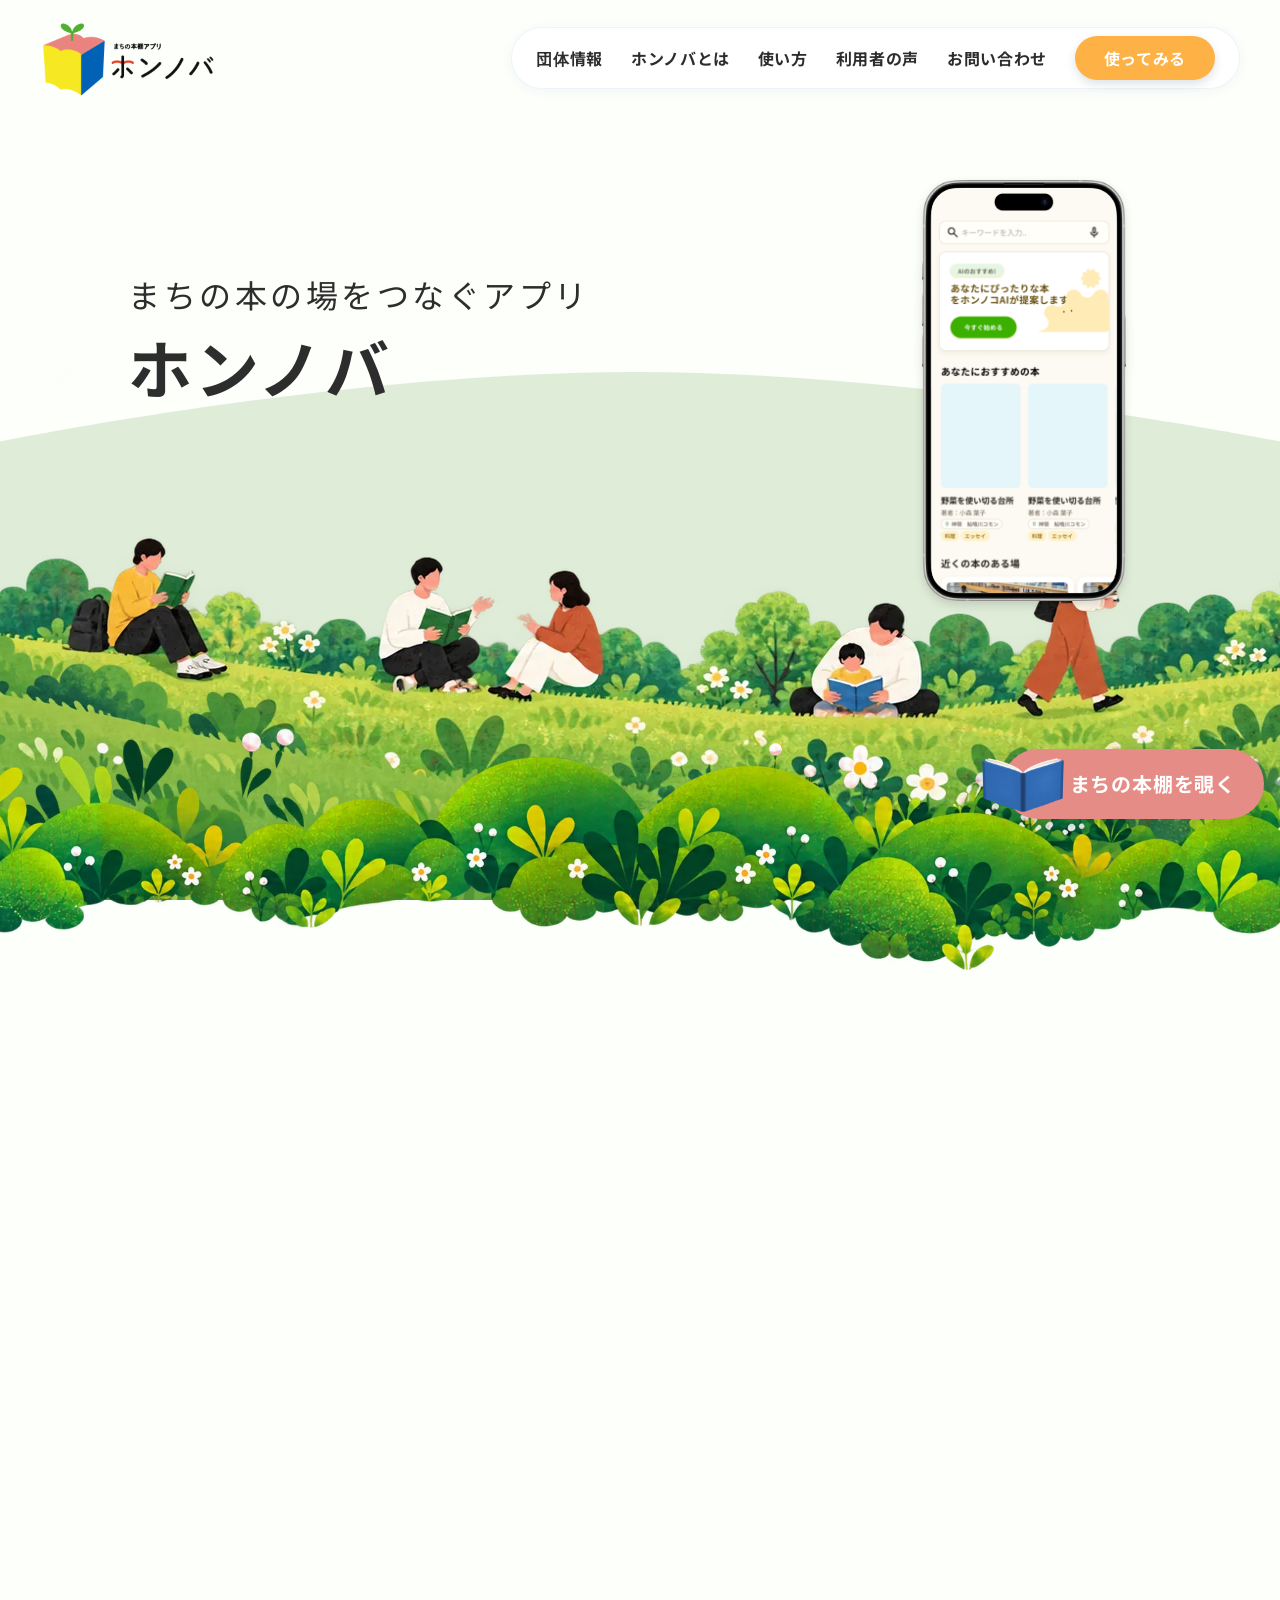
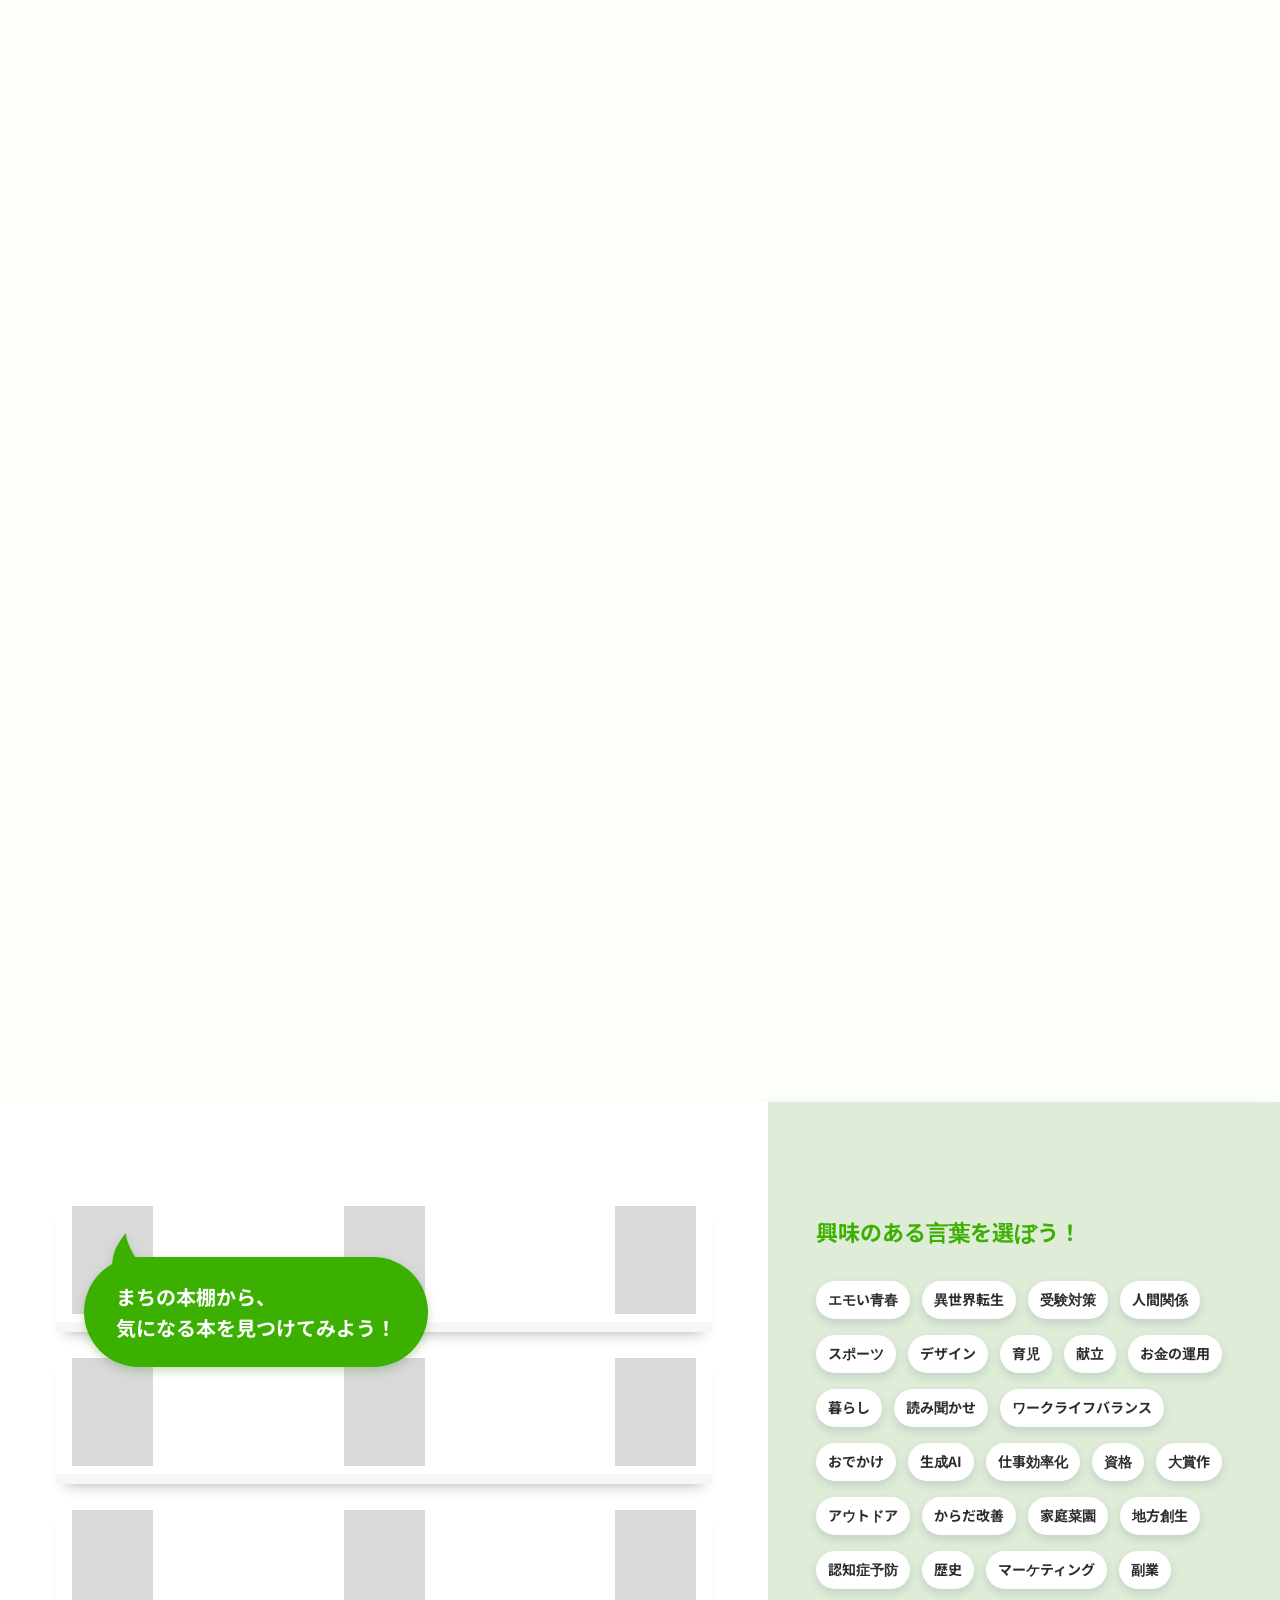
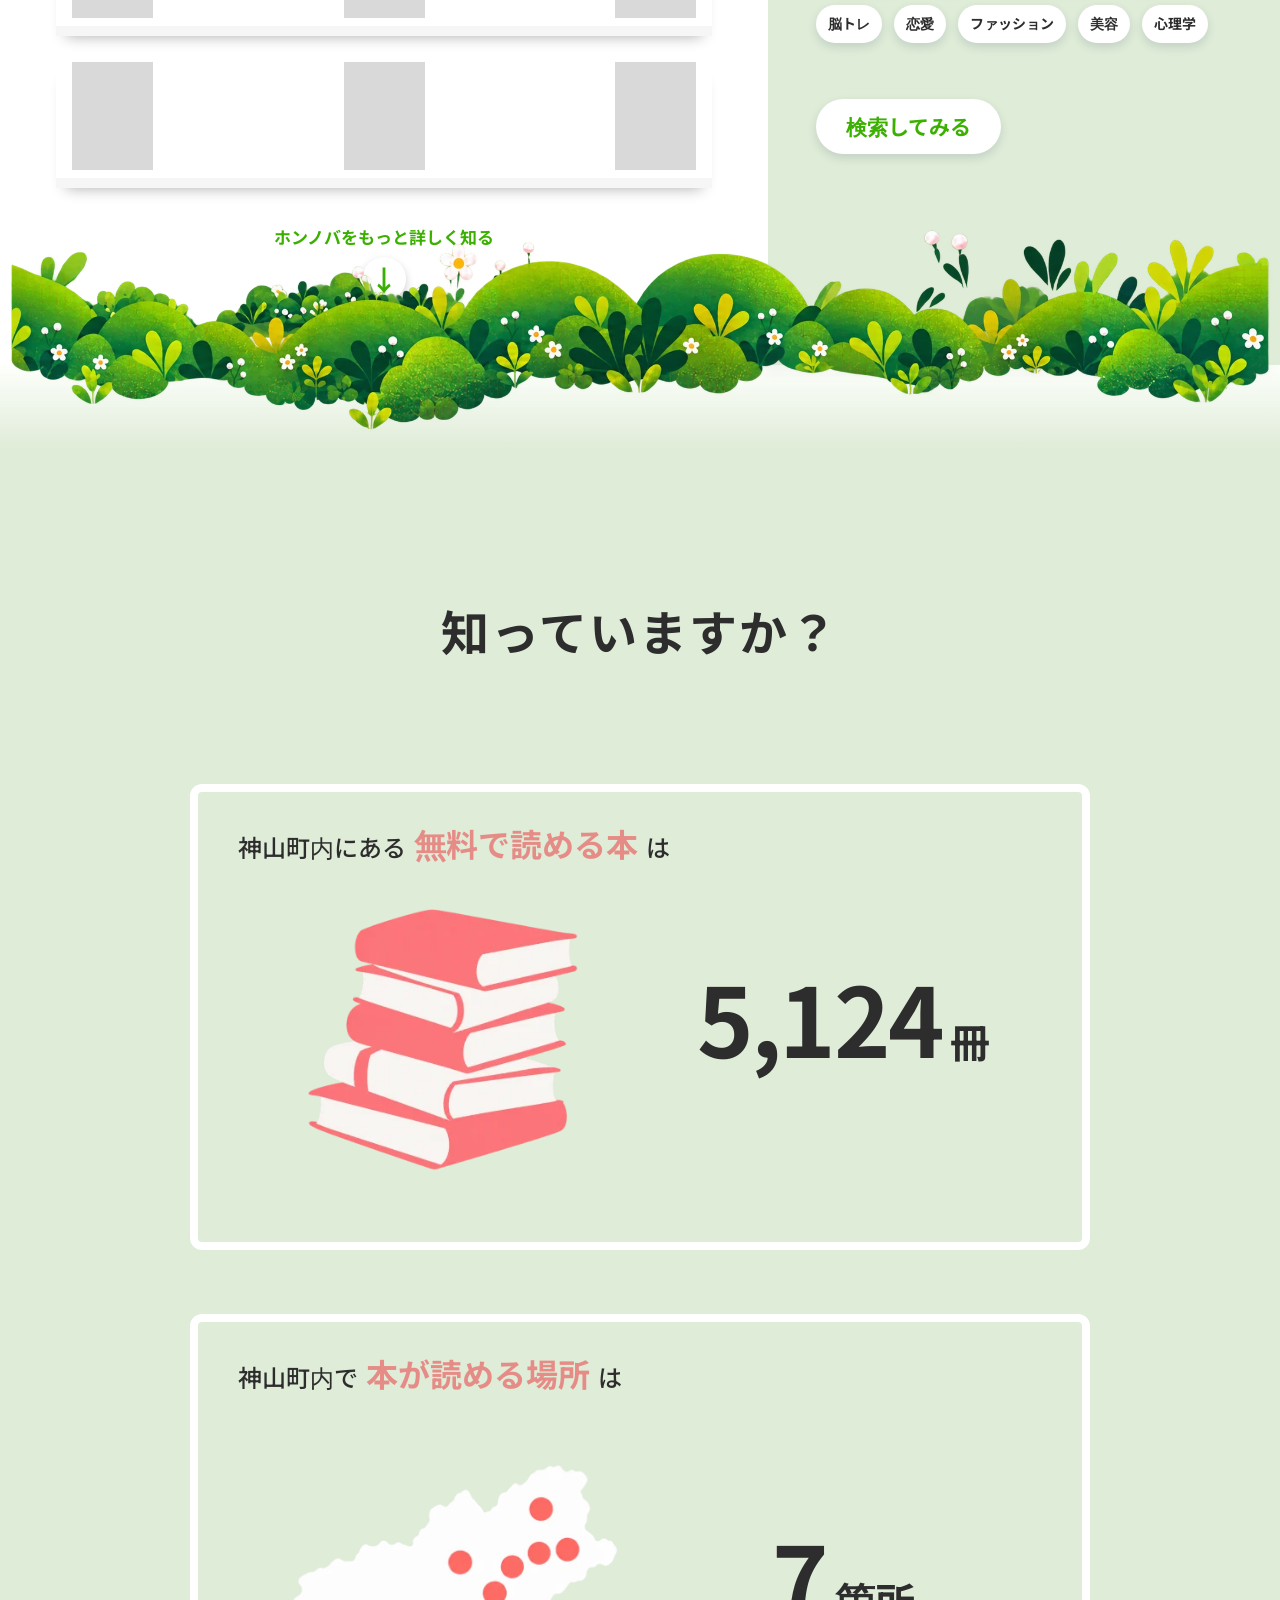
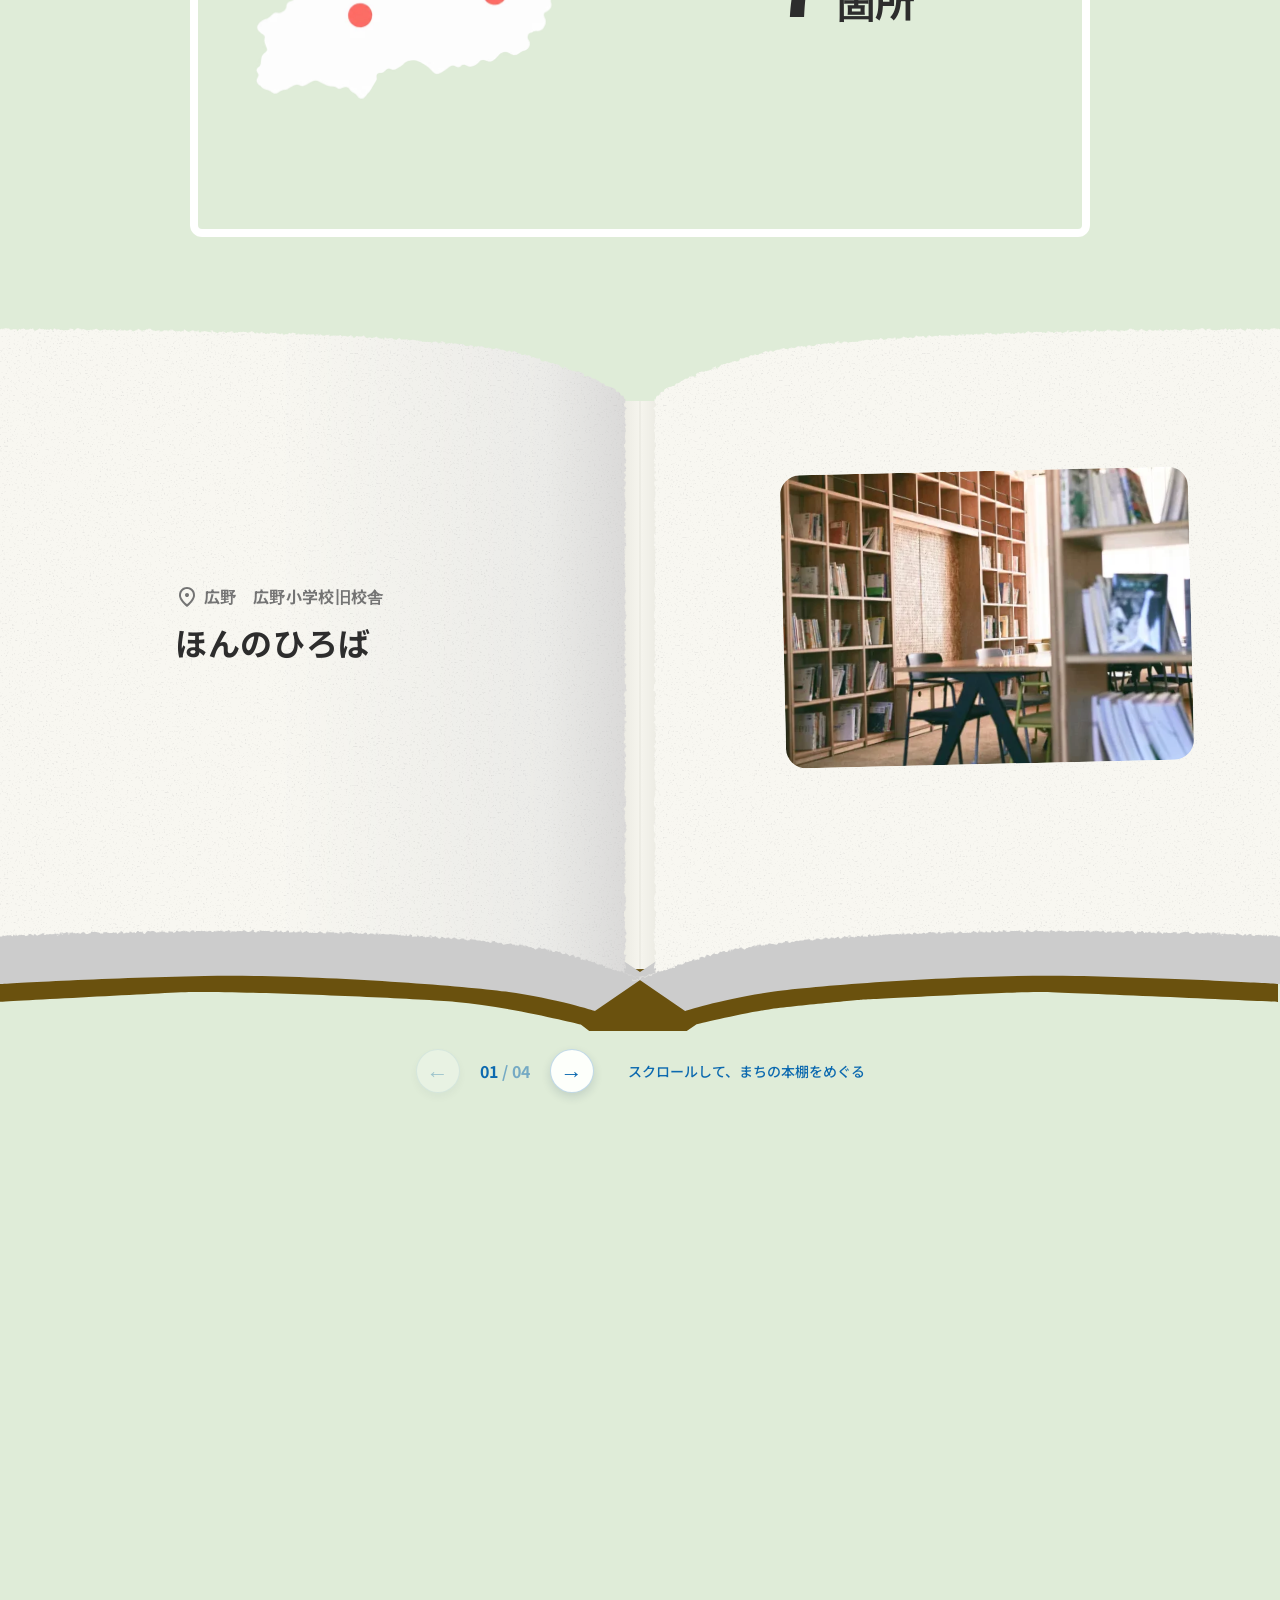
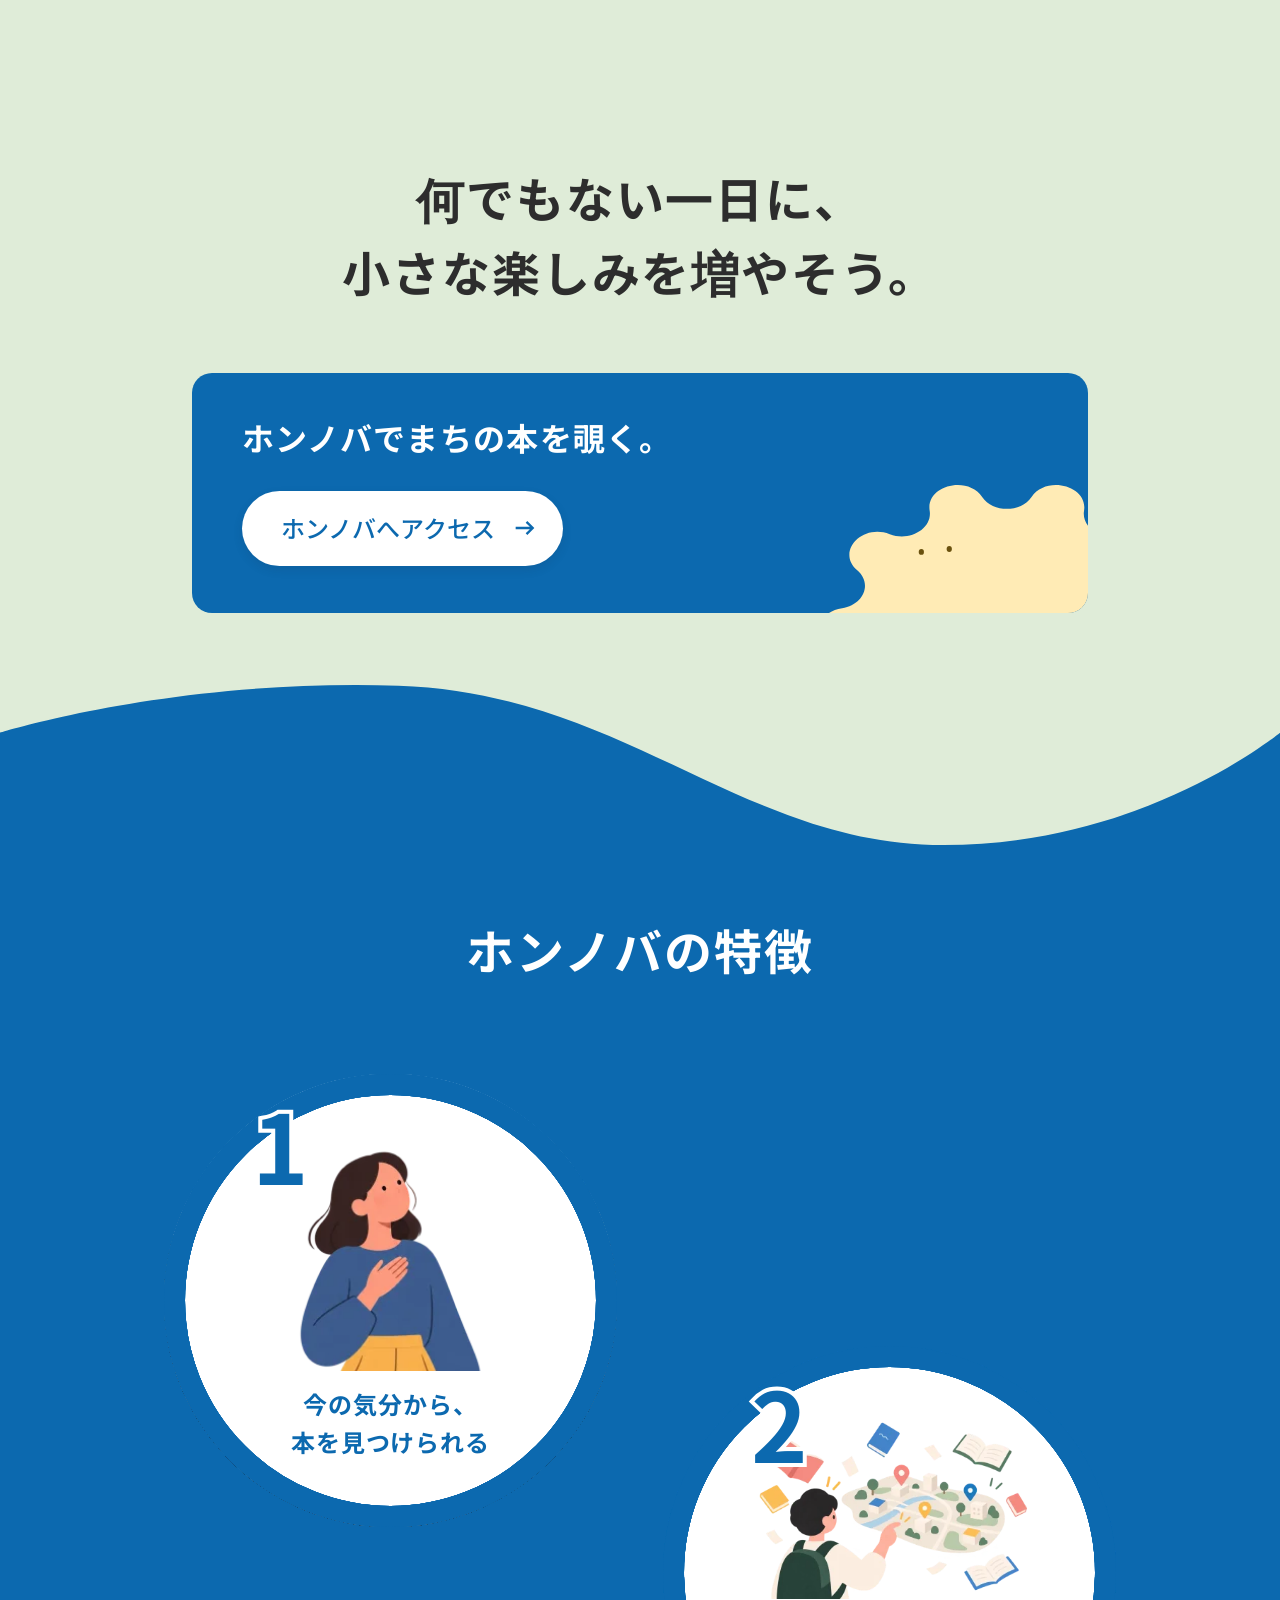
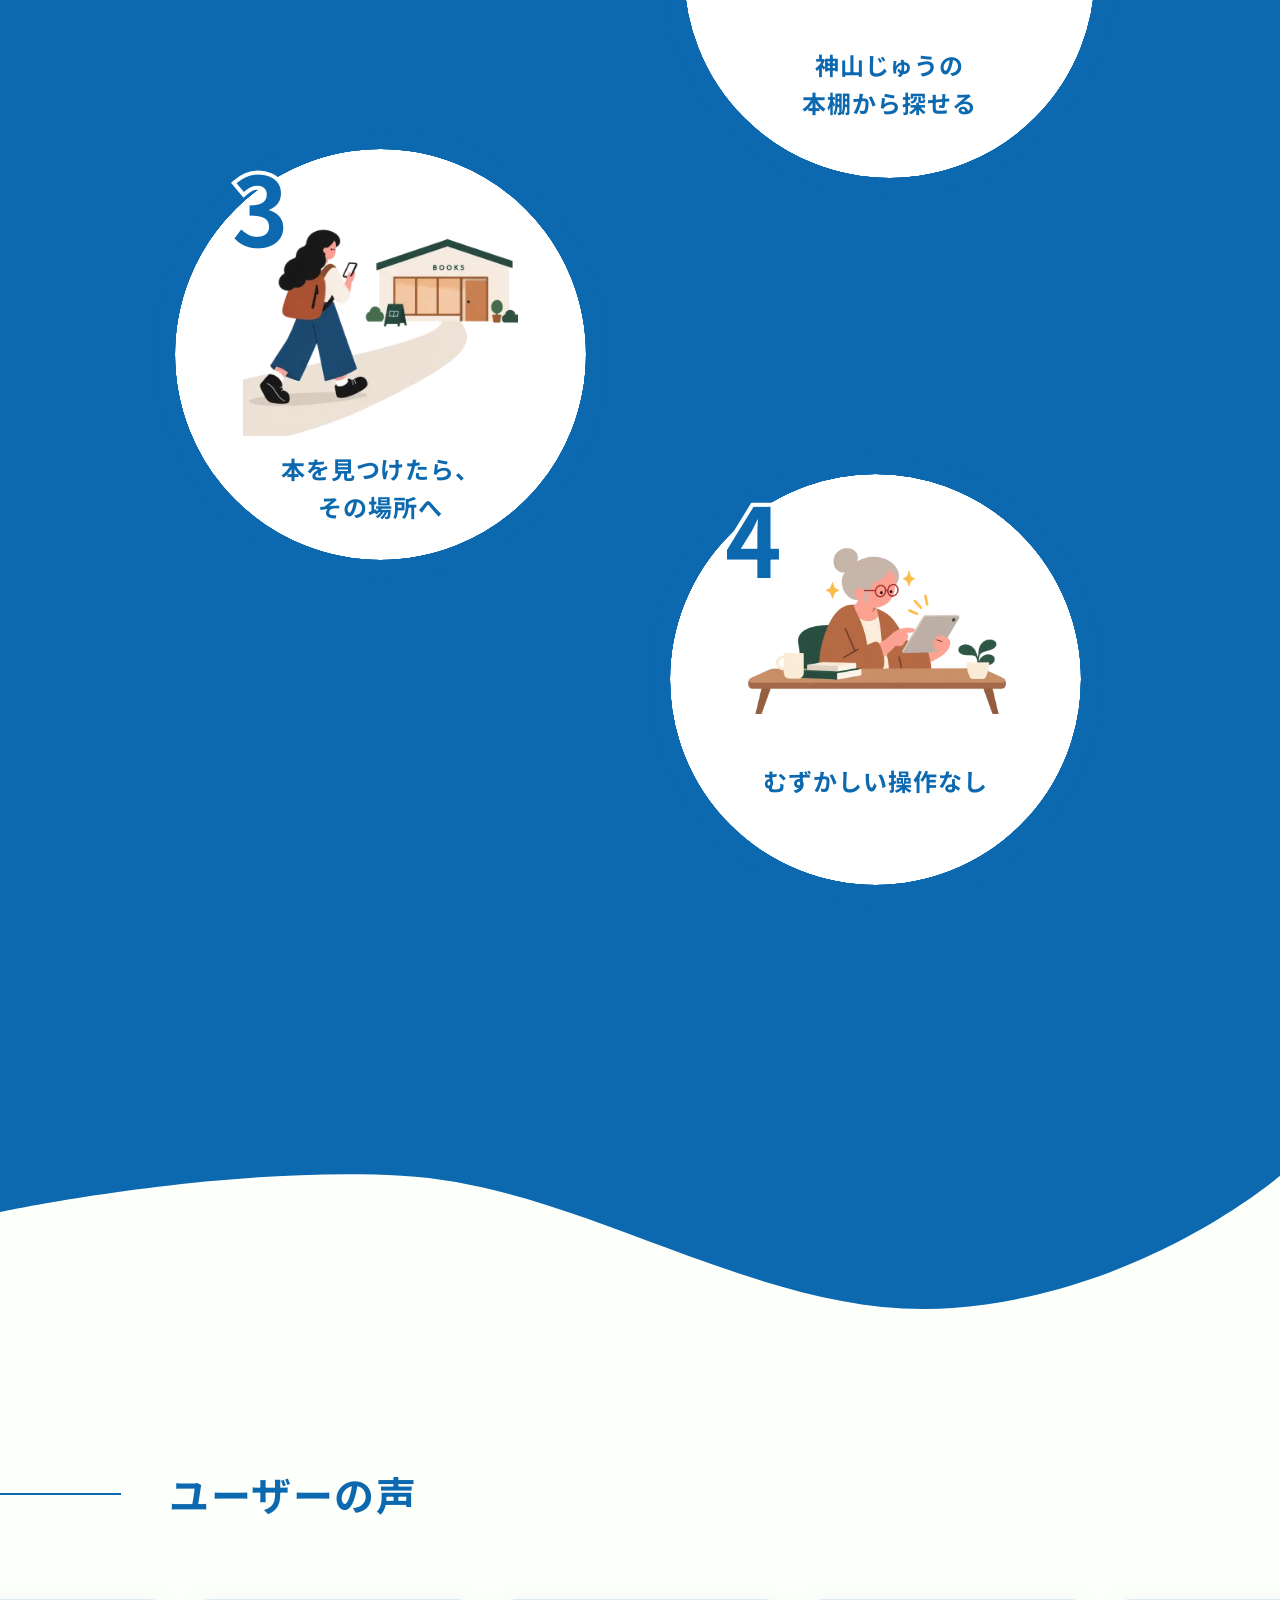
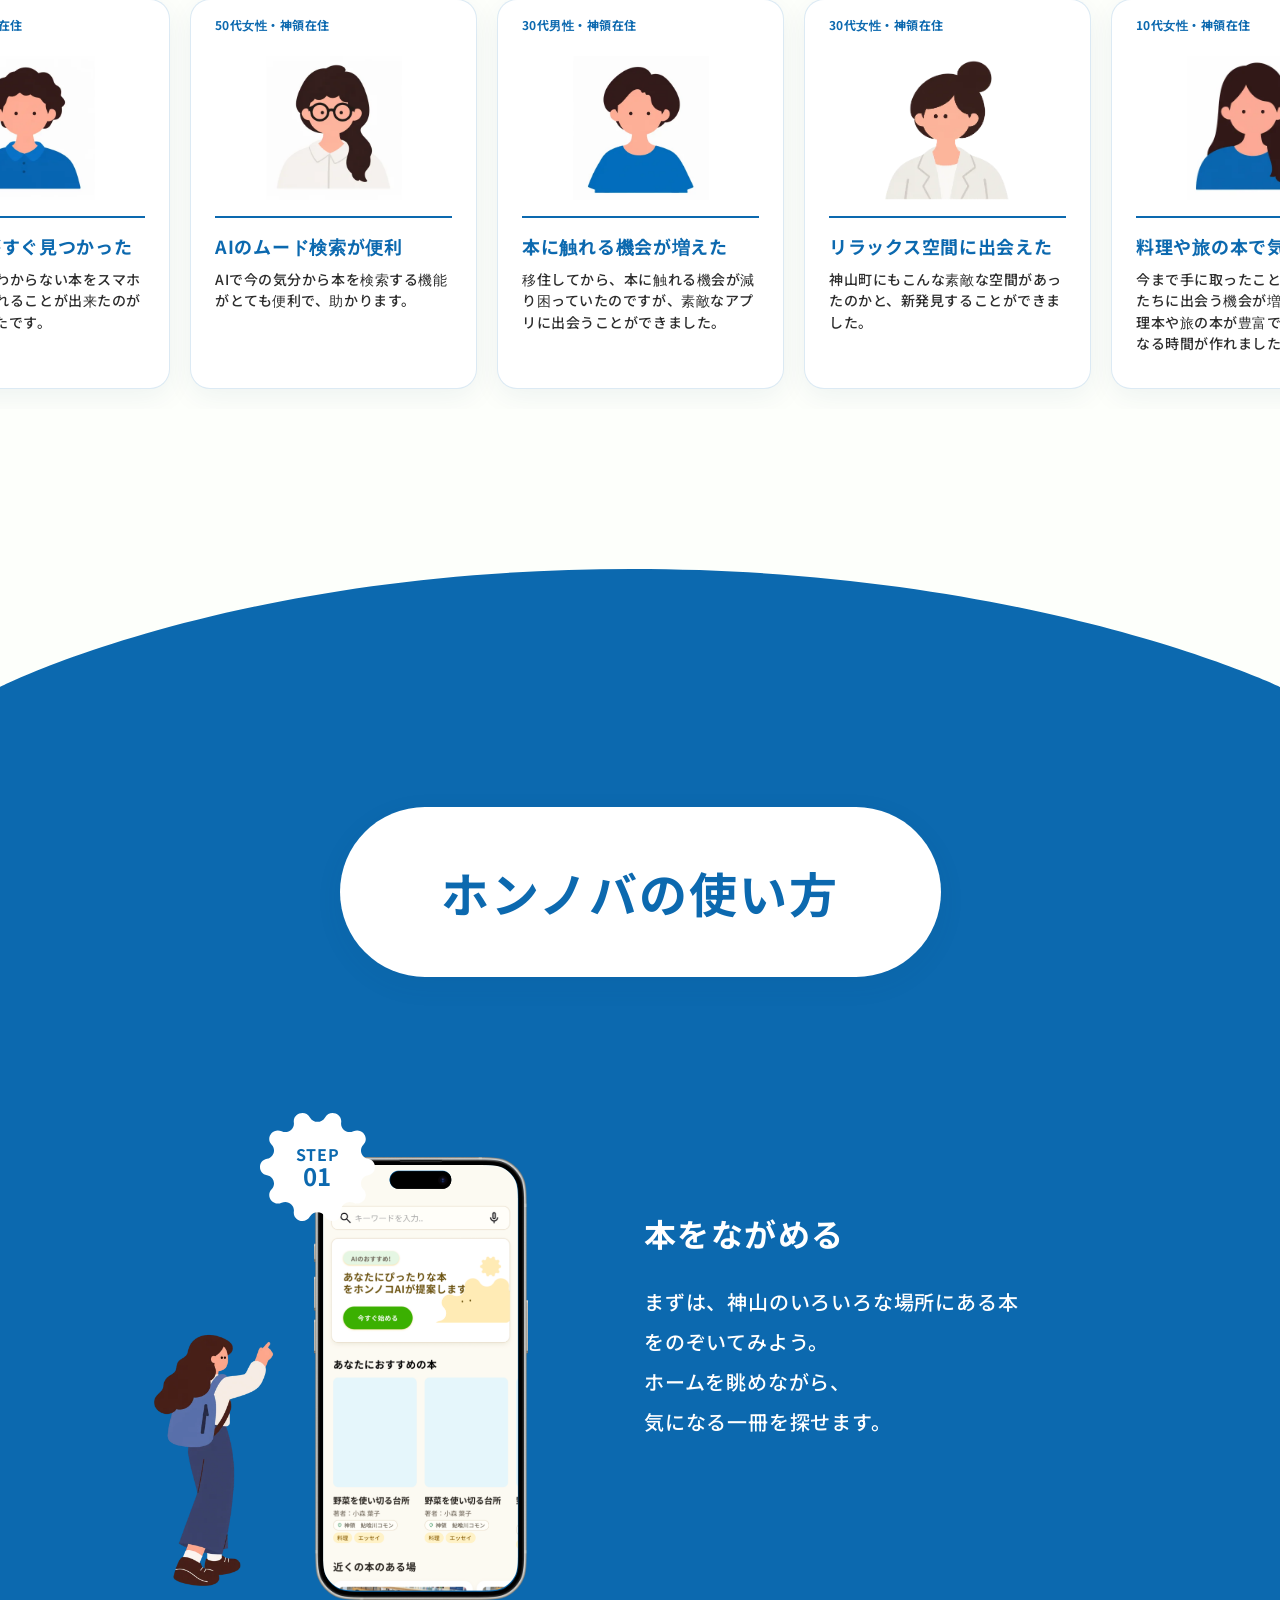
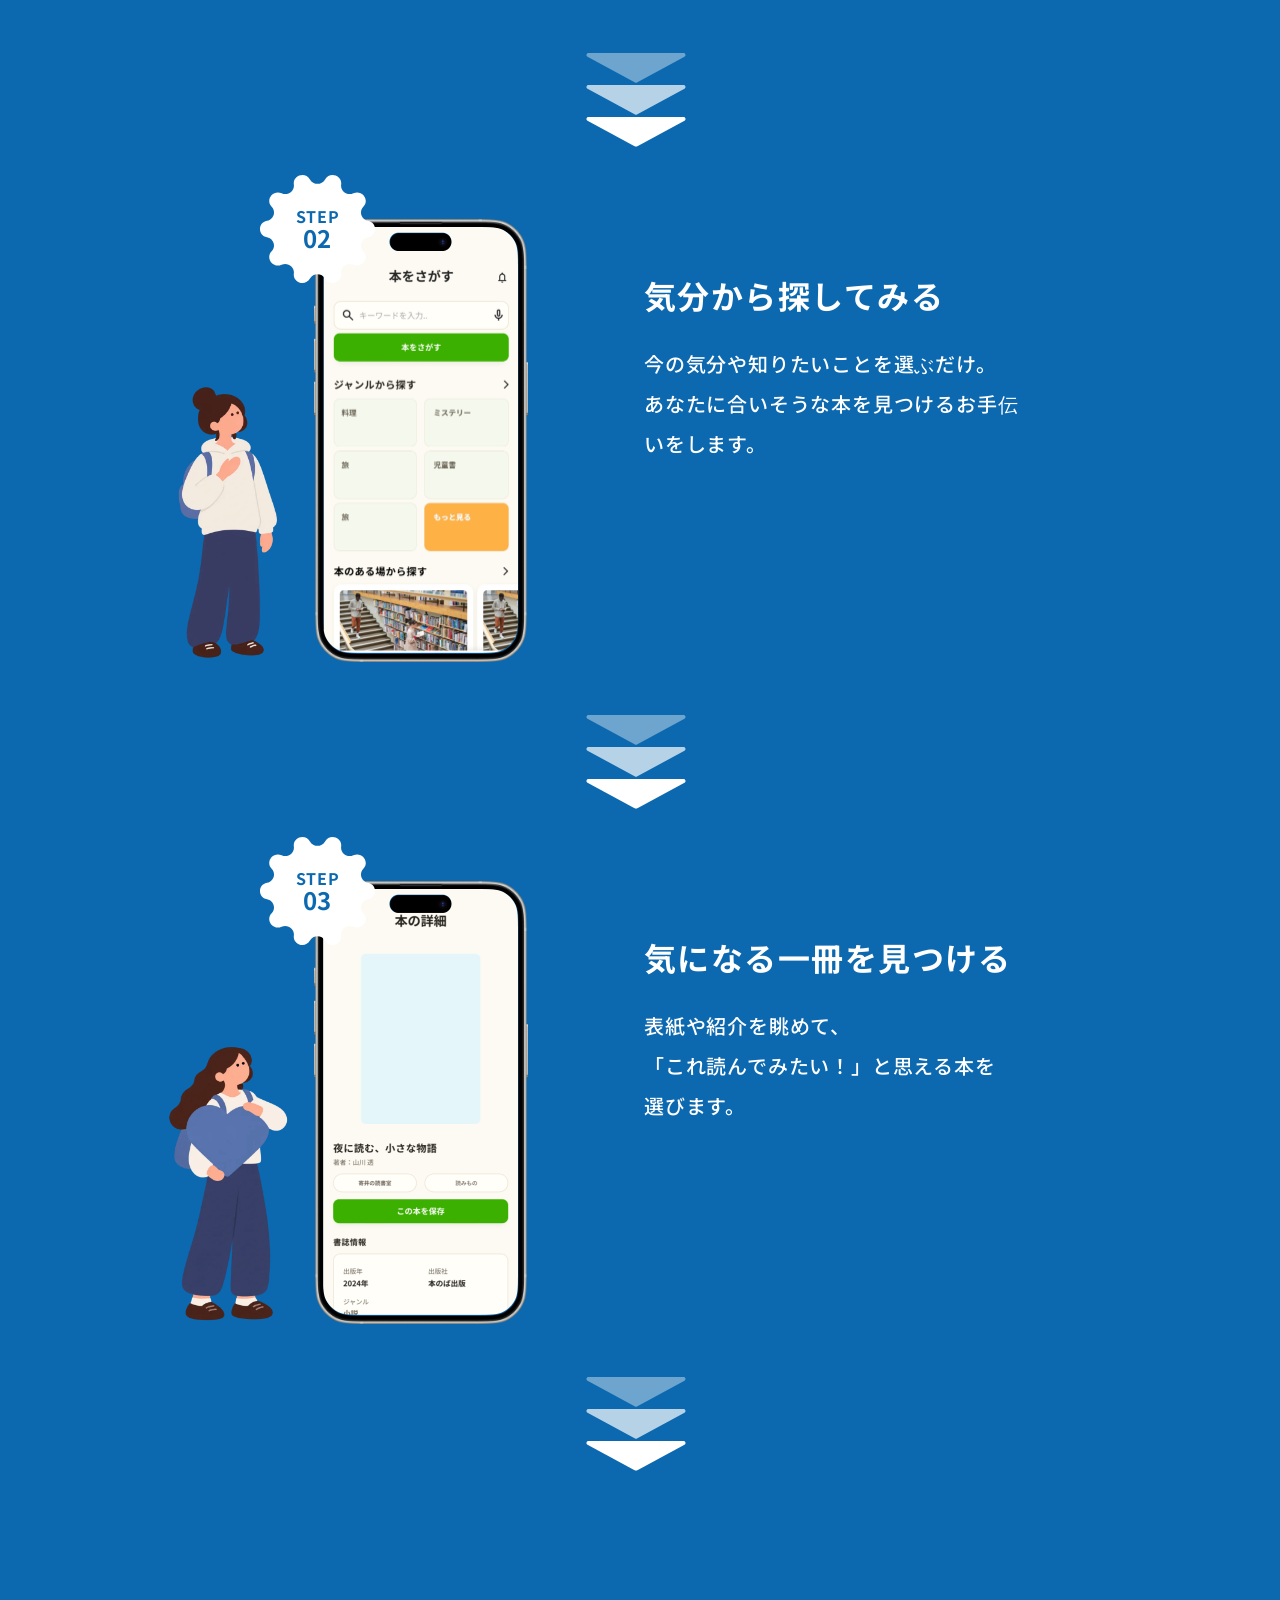
<file: index.html>
<!doctype html>
<html lang="ja">
<head>
<meta charset="utf-8"><meta name="viewport" content="width=device-width,initial-scale=1">
<title>ホンノバ｜まちの本の場をつなぐアプリ</title>
<meta name="description" content="神山で暮らすあなたに、もっと気軽な本との出会いを。ホンノバは、神山町のあちこちにある本と、人をつなぐサービスです。">
<link rel="canonical" href="https://honnoba-project.github.io/honnoba-LP/">
<meta property="og:type" content="website">
<meta property="og:locale" content="ja_JP">
<meta property="og:site_name" content="ホンノバ">
<meta property="og:title" content="ホンノバ｜まちの本の場をつなぐアプリ">
<meta property="og:description" content="神山で暮らすあなたに、もっと気軽な本との出会いを。ホンノバは、神山町のあちこちにある本と、人をつなぐサービスです。">
<meta property="og:url" content="https://honnoba-project.github.io/honnoba-LP/">
<meta property="og:image" content="https://honnoba-project.github.io/honnoba-LP/assets/honnoba-ogp.png">
<meta property="og:image:type" content="image/png">
<meta property="og:image:width" content="2940">
<meta property="og:image:height" content="1656">
<meta property="og:image:alt" content="ホンノバ：まちの本の場をつなぐアプリ。本を楽しむ人々とアプリ画面。">
<meta name="twitter:card" content="summary_large_image">
<meta name="twitter:title" content="ホンノバ｜まちの本の場をつなぐアプリ">
<meta name="twitter:description" content="神山で暮らすあなたに、もっと気軽な本との出会いを。ホンノバは、神山町のあちこちにある本と、人をつなぐサービスです。">
<meta name="twitter:image" content="https://honnoba-project.github.io/honnoba-LP/assets/honnoba-ogp.png">
<meta name="twitter:image:alt" content="ホンノバ：まちの本の場をつなぐアプリ">
<link rel="icon" href="assets/honnoba-icon.svg" type="image/svg+xml"><link rel="stylesheet" href="fonts.css"><link rel="stylesheet" href="style.css">
<link rel="stylesheet" href="motion.css"><link rel="stylesheet" href="refresh.css"><link rel="stylesheet" href="responsive.css"><link rel="stylesheet" href="october.css"></head>
<body><a class="skip-link" href="#about">本文へ移動</a>
<header class="header"><a class="brand" href="#top" aria-label="ホンノバ ホーム"><img src="assets/logo-transparent.webp" alt="ホンノバ" width="176" height="76"></a><button class="menu-toggle" aria-expanded="false" aria-controls="navigation" aria-label="メニューを開く"><span></span><span></span><span></span></button><nav id="navigation" aria-label="メインナビゲーション"><a class="nav-label" href="#organization">団体情報</a><a href="#about">ホンノバとは</a><a href="#how">使い方</a><a href="#voices">利用者の声</a><a href="https://docs.google.com/forms/d/e/1FAIpQLSexrnAC8GVZuGnWyMsGzjGpq1htodGU_a9g_iN3TBZiEHw6mQ/viewform">お問い合わせ</a><a class="access-link try-button" href="https://kamiyama.honnoba.jp/">使ってみる</a></nav></header>
<main class="site" id="top">
<section class="hero-story" id="about" aria-label="ホンノバについて"><div class="hero-pin"><section class="hero" aria-label="ホンノバ">
<img class="hero-back" src="assets/52108.webp" srcset="assets/52108-small.webp 1086w, assets/52108.webp 2172w" sizes="max(2172px, 150vw)" width="2172" height="724" alt="">
<img class="hero-hill" src="assets/48443.svg" alt="" width="1280" height="528">

<div class="hero-copy-window"><div class="hero-copy-track"><h1 class="hero-title"><span>まちの本の場をつなぐアプリ</span><strong>ホンノバ</strong></h1><p class="hero-story-line">本との出会いは、<br>まちとの出会い。</p><p class="hero-story-line">神山で暮らすあなたに、<br>もっと気軽な本との出会いを。</p><p class="hero-story-line">ホンノバは、神山町の<br>あちこちにある本と、<br>人をつなぐサービスです。</p><p class="hero-story-line">今の気分や知りたいことから、<br>気になる一冊を見つける。</p><p class="hero-story-line">そして、その本がある<br>町の本棚へ出かけてみる。</p><p class="hero-story-line">そこで出会うのは、<br>本だけじゃないかもしれません。</p><p class="hero-story-line">知らなかった場所。<br>選ばなかった一冊。<br>誰かとの、本の話。</p><p class="hero-story-line">いつもの神山で、<br>まだ知らない出会いを。</p><p class="hero-story-line">さあ、まちの本棚を<br>覗いてみよう。</p></div></div>
<div class="phone hero-phone phone-two"><img src="assets/06074.webp" alt="" width="156" height="321"><img class="screen" src="assets/c50bd.webp" width="380" height="824" alt="ホンノバでまちの本を探す画面"></div>
<img class="land-right" src="assets/d7fd2.webp" srcset="assets/d7fd2-small.webp 1086w, assets/d7fd2.webp 2172w" sizes="2172px" width="2172" height="724" alt="本を読みながらまちで過ごす人たち">
<img class="land-left" src="assets/d7fd2.webp" srcset="assets/d7fd2-small.webp 1086w, assets/d7fd2.webp 2172w" sizes="2172px" width="2172" height="724" alt="">
<img class="hero-grass-back" src="assets/58b7c.webp" srcset="assets/58b7c-small.webp 1086w, assets/58b7c.webp 2172w" sizes="100vw" width="2172" height="724" alt="">
<img class="hero-grass-left" src="assets/bdcd3.webp" srcset="assets/bdcd3-small.webp 1086w, assets/bdcd3.webp 2172w" sizes="100vw" width="2172" height="724" alt=""><img class="hero-grass-right" src="assets/bdcd3.webp" srcset="assets/bdcd3-small.webp 1086w, assets/bdcd3.webp 2172w" sizes="100vw" width="2172" height="724" alt="">

</section><img class="hero-garden" src="assets/f7dfd.webp" srcset="assets/f7dfd-small.webp 1086w, assets/f7dfd.webp 2172w" sizes="(max-width: 599px) 980px, max(1556px, 120vw)" width="2172" height="724" alt=""></div></section>

<section class="discovery" id="discover" aria-label="まちの本棚から探す"><div class="shelf-panel"><h2 class="shelf-bubble"><img class="bubble-tail" src="assets/bubble-tail.svg" alt="">まちの本棚から、<br>気になる本を見つけてみよう！</h2><div class="shelf-rows" aria-hidden="true"><div class="shelf-row"><span class="book-slot"></span><span class="book-slot"></span><span class="book-slot"></span></div><div class="shelf-row"><span class="book-slot"></span><span class="book-slot"></span><span class="book-slot"></span></div><div class="shelf-row"><span class="book-slot"></span><span class="book-slot"></span><span class="book-slot"></span></div><div class="shelf-row"><span class="book-slot"></span><span class="book-slot"></span><span class="book-slot"></span></div></div><a class="discover-more" href="#town-title">ホンノバをもっと詳しく知る<span>↓</span></a></div><div class="keyword-panel"><h2>興味のある言葉を選ぼう！</h2><div class="keyword-options" role="group" aria-label="興味のあるキーワード"><button type="button" class="keyword" aria-pressed="false">エモい青春</button><button type="button" class="keyword" aria-pressed="false">異世界転生</button><button type="button" class="keyword" aria-pressed="false">受験対策</button><button type="button" class="keyword" aria-pressed="false">人間関係</button><button type="button" class="keyword" aria-pressed="false">スポーツ</button><button type="button" class="keyword" aria-pressed="false">デザイン</button><button type="button" class="keyword" aria-pressed="false">育児</button><button type="button" class="keyword" aria-pressed="false">献立</button><button type="button" class="keyword" aria-pressed="false">お金の運用</button><button type="button" class="keyword" aria-pressed="false">暮らし</button><button type="button" class="keyword" aria-pressed="false">読み聞かせ</button><button type="button" class="keyword" aria-pressed="false">ワークライフバランス</button><button type="button" class="keyword" aria-pressed="false">おでかけ</button><button type="button" class="keyword" aria-pressed="false">生成AI</button><button type="button" class="keyword" aria-pressed="false">仕事効率化</button><button type="button" class="keyword" aria-pressed="false">資格</button><button type="button" class="keyword" aria-pressed="false">大賞作</button><button type="button" class="keyword" aria-pressed="false">アウトドア</button><button type="button" class="keyword" aria-pressed="false">からだ改善</button><button type="button" class="keyword" aria-pressed="false">家庭菜園</button><button type="button" class="keyword" aria-pressed="false">地方創生</button><button type="button" class="keyword" aria-pressed="false">認知症予防</button><button type="button" class="keyword" aria-pressed="false">歴史</button><button type="button" class="keyword" aria-pressed="false">マーケティング</button><button type="button" class="keyword" aria-pressed="false">副業</button><button type="button" class="keyword" aria-pressed="false">脳トレ</button><button type="button" class="keyword" aria-pressed="false">恋愛</button><button type="button" class="keyword" aria-pressed="false">ファッション</button><button type="button" class="keyword" aria-pressed="false">美容</button><button type="button" class="keyword" aria-pressed="false">心理学</button></div><button class="keyword-search" type="button">検索してみる</button><p class="keyword-status" aria-live="polite"></p></div><div class="discovery-garden"><img src="assets/f7dfd.webp" srcset="assets/f7dfd-small.webp 1086w, assets/f7dfd.webp 2172w" sizes="100vw" width="2172" height="724" loading="lazy" decoding="async" alt=""></div></section>
<section class="town" aria-labelledby="town-title">
<h2 id="town-title">知っていますか？</h2>
<div class="town-facts"><article class="fact-card"><h3>神山町内にある<strong>無料で読める本</strong>は</h3><div class="fact-card-body"><img class="fact-books" src="assets/d2df8.webp" srcset="assets/d2df8-small.webp 400w, assets/d2df8.webp 800w" sizes="(max-width: 600px) 40vw, 340px" loading="lazy" decoding="async" width="340" height="340" alt="積み重なった本"><p class="fact-number"><strong>5,124</strong><span>冊</span></p></div></article><article class="fact-card"><h3>神山町内で<strong>本が読める場所</strong>は</h3><div class="fact-card-body"><img class="fact-map" src="assets/8df7c.webp" srcset="assets/8df7c-small.webp 400w, assets/8df7c.webp 800w" sizes="(max-width: 600px) 40vw, 417px" loading="lazy" decoding="async" width="417" height="417" alt="神山町内の7つの本の場"><p class="fact-number"><strong>7</strong><span>箇所</span></p></div></article></div><div class="book-scene" id="town-book" aria-label="神山の本の場をめぐる本"><div class="book-pin"><div class="book-stage"><div class="book-canvas">
<img class="book-cover" src="assets/dd3dc.svg" width="1279" height="68" alt=""><img class="book-spine" src="assets/0e572.svg" width="101" height="45" alt=""><img class="book-pages-left" src="assets/ae942.svg" width="638" height="96" alt=""><img class="book-pages-right" src="assets/09c95.svg" width="641" height="96" alt="">
<article class="book-spread" data-page="0"><div class="spread-half spread-left"><img class="paper" src="assets/book-page-left.png" width="648" height="660" alt=""><div class="book-caption"><p><img src="assets/80d46.svg" width="24" height="24" alt="">広野　広野小学校旧校舎</p><h3>ほんのひろば</h3></div></div><div class="spread-half spread-right"><img class="paper" src="assets/book-page-right.png" width="648" height="660" alt=""><img class="book-photo" decoding="async" loading="lazy" src="assets/45ef8.webp" srcset="assets/45ef8-small.webp 480w, assets/45ef8.webp 960w" sizes="(max-width: 600px) 45vw, 408px" width="960" height="720" alt="ほんのひろばの本のある風景"></div></article>
<article class="book-spread" data-page="1"><div class="spread-half spread-left"><img class="paper" src="assets/book-page-left.png" width="648" height="660" alt=""><div class="book-caption"><p><img src="assets/80d46.svg" width="24" height="24" alt="">神領　神山まるごと高専HOME</p><h3>まるごとライブラリー</h3></div></div><div class="spread-half spread-right"><img class="paper" src="assets/book-page-right.png" width="648" height="660" alt=""><img class="book-photo" decoding="async" loading="lazy" src="assets/a1fb2.webp" srcset="assets/a1fb2-small.webp 480w, assets/a1fb2.webp 900w" sizes="(max-width: 600px) 45vw, 408px" width="900" height="700" alt="まるごとライブラリーの本のある風景"></div></article>
<article class="book-spread" data-page="2"><div class="spread-half spread-left"><img class="paper" src="assets/book-page-left.png" width="648" height="660" alt=""><div class="book-caption"><p><img src="assets/80d46.svg" width="24" height="24" alt="">神領</p><h3>鮎喰川コモン</h3></div></div><div class="spread-half spread-right"><img class="paper" src="assets/book-page-right.png" width="648" height="660" alt=""><img class="book-photo" decoding="async" loading="lazy" src="assets/d0273.webp" srcset="assets/d0273-small.webp 480w, assets/d0273.webp 960w" sizes="(max-width: 600px) 45vw, 408px" width="960" height="640" alt="鮎喰川コモンの本のある風景"></div></article>
<article class="book-spread" data-page="3"><div class="spread-half spread-left"><img class="paper" src="assets/book-page-left.png" width="648" height="660" alt=""><div class="book-caption"><p><img src="assets/80d46.svg" width="24" height="24" alt="">神領</p><h3>おうち診療所</h3></div></div><div class="spread-half spread-right"><img class="paper" src="assets/book-page-right.png" width="648" height="660" alt=""><div class="book-photo photo-preparing">おうち診療所<br>写真準備中</div></div></article>
<div class="book-leaf" aria-hidden="true"><div class="leaf-front"></div><div class="leaf-back"></div></div></div></div><p class="book-readable" aria-live="polite"></p><div class="book-controls"><button class="book-prev" aria-label="前のページ">←</button><p><span class="book-current">01</span><span class="book-total"> / 04</span></p><button class="book-next" aria-label="次のページ">→</button><span class="book-hint">スクロールして、まちの本棚をめぐる</span></div></div></div>
<p class="town-closing">何でもない一日に、<br>小さな楽しみを増やそう。</p><aside class="cta"><p>ホンノバでまちの本を覗く。</p><a class="access-link" href="https://kamiyama.honnoba.jp/">ホンノバへアクセス <img src="assets/512b7.svg" alt="" width="28" height="28"></a><img class="cta-character" src="assets/7f5d9.svg" alt="" width="259" height="128.227"></aside>
</section>

<section class="features" id="features" aria-labelledby="features-title"><img class="features-wave" src="assets/4a56d.svg" width="1280" height="2224" alt=""><h2 id="features-title">ホンノバの特徴</h2><div class="feature-grid">
<article class="feature feature-1"><img class="feature-circle" src="assets/d85d7.svg" width="453" height="453" alt=""><span class="feature-number">1</span><div class="feature-art"><img src="assets/2273d.webp" srcset="assets/2273d-small.webp 400w, assets/2273d.webp 800w" sizes="(max-width: 600px) 70vw, 400px" width="800" height="1200" loading="lazy" decoding="async" alt="自分の気持ちを考える女性"></div><h3>今の気分から、<br>本を見つけられる</h3></article>
<article class="feature feature-2"><img class="feature-circle" src="assets/151d5.svg" width="453" height="453" alt=""><span class="feature-number">2</span><div class="feature-art"><img src="assets/dc7cf.webp" srcset="assets/dc7cf-small.webp 400w, assets/dc7cf.webp 800w" sizes="(max-width: 600px) 70vw, 400px" width="800" height="533" loading="lazy" decoding="async" alt="まちの地図から本を探す人"></div><h3>神山じゅうの<br>本棚から探せる</h3></article>
<article class="feature feature-3"><img class="feature-circle" src="assets/151d5.svg" width="453" height="453" alt=""><span class="feature-number">3</span><div class="feature-art"><img src="assets/93d4b.webp" srcset="assets/93d4b-small.webp 400w, assets/93d4b.webp 800w" sizes="(max-width: 600px) 70vw, 400px" width="800" height="600" loading="lazy" decoding="async" alt="本のある場所へ歩いていく人"></div><h3>本を見つけたら、<br>その場所へ</h3></article>
<article class="feature feature-4"><img class="feature-circle" src="assets/151d5.svg" width="453" height="453" alt=""><span class="feature-number">4</span><div class="feature-art"><img src="assets/531b1.webp" srcset="assets/531b1-small.webp 400w, assets/531b1.webp 800w" sizes="(max-width: 600px) 70vw, 400px" width="800" height="533" loading="lazy" decoding="async" alt="タブレットで気軽に本を探す人"></div><h3>むずかしい操作なし</h3></article>
</div></section>

<section class="voices" id="voices" aria-labelledby="voices-title"><h2 class="ruled-title" id="voices-title">ユーザーの声</h2><div class="voice-track" tabindex="0" aria-label="ユーザーの声。左右にスクロールできます"><article class="voice-card"><p class="voice-person">10代女性・神領在住</p><div class="voice-avatar"><img src="assets/d8d95.webp" loading="lazy" decoding="async" alt="10代女性・神領在住のイラスト" width="136" height="144"></div><div class="voice-copy"><h3>欲しい本がすぐ見つかった</h3><p>神山にあるかわからない本をスマホからすぐに知れることが出来たのがとても良かったです。</p></div></article><article class="voice-card"><p class="voice-person">50代女性・神領在住</p><div class="voice-avatar"><img src="assets/bcc8e.webp" loading="lazy" decoding="async" alt="50代女性・神領在住のイラスト" width="136" height="144"></div><div class="voice-copy"><h3>AIのムード検索が便利</h3><p>AIで今の気分から本を検索する機能がとても便利で、助かります。</p></div></article><article class="voice-card"><p class="voice-person">30代男性・神領在住</p><div class="voice-avatar"><img src="assets/b3f84.webp" loading="lazy" decoding="async" alt="30代男性・神領在住のイラスト" width="136" height="144"></div><div class="voice-copy"><h3>本に触れる機会が増えた</h3><p>移住してから、本に触れる機会が減り困っていたのですが、素敵なアプリに出会うことができました。</p></div></article><article class="voice-card"><p class="voice-person">30代女性・神領在住</p><div class="voice-avatar"><img src="assets/750b7.webp" loading="lazy" decoding="async" alt="30代女性・神領在住のイラスト" width="136" height="144"></div><div class="voice-copy"><h3>リラックス空間に出会えた</h3><p>神山町にもこんな素敵な空間があったのかと、新発見することができました。</p></div></article><article class="voice-card"><p class="voice-person">10代女性・神領在住</p><div class="voice-avatar voice-avatar-crop"><img src="assets/b840d.webp" loading="lazy" decoding="async" alt="10代女性・神領在住のイラスト" width="136" height="144"></div><div class="voice-copy"><h3>料理や旅の本で気晴らしに</h3><p>今まで手に取ったことない素敵な本たちに出会う機会が増えました。料理本や旅の本が豊富で、気晴らしになる時間が作れました。</p></div></article></div></section>
<section class="how" id="how" aria-labelledby="how-title"><img class="how-background" src="assets/c5435.svg" width="1280" height="3648" alt=""><h2 id="how-title">ホンノバの使い方</h2><ol class="steps"><li class="step step-1"><div class="step-visual"><img class="step-person" src="assets/step-1-palette.webp" loading="lazy" decoding="async" width="192" height="287" alt="" aria-hidden="true"><div class="phone"><img src="assets/06074.webp" width="214" height="443" alt="" loading="lazy" decoding="async"><img class="screen" src="assets/859d1.webp" width="391" height="848" loading="lazy" decoding="async" alt="本をながめるのアプリ画面"></div><span class="step-badge"><img src="assets/ce578.svg" width="115" height="108" alt=""><span>STEP<strong>01</strong></span></span></div><div class="step-copy"><h3>本をながめる</h3><p>まずは、神山のいろいろな場所にある本をのぞいてみよう。<br>ホームを眺めながら、<br>気になる一冊を探せます。</p></div><span class="step-arrow" role="img" aria-label="次のステップ"><img class="arrow-chevron" src="assets/17143.svg" alt="" aria-hidden="true" style="--chevron:0"><img class="arrow-chevron" src="assets/17143.svg" alt="" aria-hidden="true" style="--chevron:1"><img class="arrow-chevron" src="assets/17143.svg" alt="" aria-hidden="true" style="--chevron:2"></span></li><li class="step step-2"><div class="step-visual"><img class="step-person" src="assets/step-2-palette.webp" loading="lazy" decoding="async" width="191" height="287" alt="" aria-hidden="true"><div class="phone"><img src="assets/06074.webp" width="214" height="443" alt="" loading="lazy" decoding="async"><img class="screen" src="assets/683e0.webp" width="390" height="853" loading="lazy" decoding="async" alt="気分から探してみるのアプリ画面"></div><span class="step-badge"><img src="assets/d784e.svg" width="115" height="108" alt=""><span>STEP<strong>02</strong></span></span></div><div class="step-copy"><h3>気分から探してみる</h3><p>今の気分や知りたいことを選ぶだけ。<br>あなたに合いそうな本を見つけるお手伝いをします。</p></div><span class="step-arrow" role="img" aria-label="次のステップ"><img class="arrow-chevron" src="assets/17143.svg" alt="" aria-hidden="true" style="--chevron:0"><img class="arrow-chevron" src="assets/17143.svg" alt="" aria-hidden="true" style="--chevron:1"><img class="arrow-chevron" src="assets/17143.svg" alt="" aria-hidden="true" style="--chevron:2"></span></li><li class="step step-3"><div class="step-visual"><img class="step-person" src="assets/step-3-palette.webp" loading="lazy" decoding="async" width="193" height="289" alt="" aria-hidden="true"><div class="phone"><img src="assets/06074.webp" width="214" height="443" alt="" loading="lazy" decoding="async"><img class="screen" src="assets/bfaca.webp" width="390" height="851" loading="lazy" decoding="async" alt="気になる一冊を見つけるのアプリ画面"></div><span class="step-badge"><img src="assets/3f329.svg" width="115" height="108" alt=""><span>STEP<strong>03</strong></span></span></div><div class="step-copy"><h3>気になる一冊を見つける</h3><p>表紙や紹介を眺めて、<br>「これ読んでみたい！」と思える本を<br>選びます。</p></div><span class="step-arrow" role="img" aria-label="次のステップ"><img class="arrow-chevron" src="assets/17143.svg" alt="" aria-hidden="true" style="--chevron:0"><img class="arrow-chevron" src="assets/17143.svg" alt="" aria-hidden="true" style="--chevron:1"><img class="arrow-chevron" src="assets/17143.svg" alt="" aria-hidden="true" style="--chevron:2"></span></li><li class="step step-4"><div class="step-visual"><img class="step-person" src="assets/step-4-palette.webp" loading="lazy" decoding="async" width="247" height="295" alt="" aria-hidden="true"><div class="phone"><img src="assets/06074.webp" width="214" height="443" alt="" loading="lazy" decoding="async"><img class="screen" src="assets/a741f.webp" width="390" height="853" loading="lazy" decoding="async" alt="本のある場所へ行ってみるのアプリ画面"></div><span class="step-badge"><img src="assets/d784e.svg" width="115" height="108" alt=""><span>STEP<strong>04</strong></span></span></div><div class="step-copy"><h3>本のある場所へ行ってみる</h3><p>読みたい本が見つかったら、<br>その本が置いてある神山の本棚へ。<br><br>本をきっかけに、いつもの町を少しだけ冒険してみよう。</p></div></li></ol></section>
<section class="places" id="places" aria-labelledby="places-title"><img class="places-background" src="assets/d2850.svg" width="1757" height="2564.934" alt=""><h2 class="ruled-title" id="places-title">本との暮らしで花を咲かせよう</h2><div class="place-list"><article class="place "><div class="place-placeholder"><img src="assets/38e08.webp" srcset="assets/38e08-small.webp 400w, assets/38e08.webp 800w" sizes="(max-width: 600px) 90vw, 500px" width="800" height="600" decoding="async" alt="ほんのひろばで本と過ごすイラスト" loading="lazy"></div><div class="place-content"><p class="location"><img src="assets/fbade.svg" alt="" width="24" height="24">ほんのひろば</p><h3>コーヒーを飲みながら<br>少し特別な献立を考えてみる</h3><button class="more" data-place="ほんのひろば">もっとみる<img src="assets/c36d9.svg" alt="" width="24" height="24"></button></div></article><article class="place reverse"><div class="place-placeholder"><img src="assets/60de8.webp" srcset="assets/60de8-small.webp 400w, assets/60de8.webp 800w" sizes="(max-width: 600px) 90vw, 500px" width="800" height="800" decoding="async" alt="まるごとライブラリーで本と過ごすイラスト" loading="lazy"></div><div class="place-content"><p class="location"><img src="assets/fbade.svg" alt="" width="24" height="24">まるごとライブラリー</p><h3>デザインやプログラミング、科学、<br>ビジネス書、少しだけ勉強したい時にぴったり</h3><button class="more" data-place="まるごとライブラリー">もっとみる<img src="assets/c36d9.svg" alt="" width="24" height="24"></button></div></article><article class="place "><div class="place-placeholder"><img src="assets/f924c.webp" srcset="assets/f924c-small.webp 400w, assets/f924c.webp 800w" sizes="(max-width: 600px) 90vw, 500px" width="800" height="600" decoding="async" alt="粟カフェで本と過ごすイラスト" loading="lazy"></div><div class="place-content"><p class="location"><img src="assets/fbade.svg" alt="" width="24" height="24">粟カフェ</p><h3>カフェでコーヒー片手に雑誌をめくる<br>一人ゆったり時間</h3><button class="more" data-place="粟カフェ">もっとみる<img src="assets/c36d9.svg" alt="" width="24" height="24"></button></div></article><article class="place reverse"><div class="place-placeholder"><img src="assets/93ed8.webp" srcset="assets/93ed8-small.webp 400w, assets/93ed8.webp 800w" sizes="(max-width: 600px) 90vw, 500px" width="800" height="533" decoding="async" alt="農村環境改善センターで本と過ごすイラスト" loading="lazy"></div><div class="place-content"><p class="location"><img src="assets/fbade.svg" alt="" width="24" height="24">農村環境改善センター</p><h3>少年ジャンプなどいろんな漫画が読める！<br>暑い時期の新しい遊び場</h3><button class="more" data-place="農村環境改善センター">もっとみる<img src="assets/c36d9.svg" alt="" width="24" height="24"></button></div></article></div><aside class="cta"><p>ホンノバでまちの本を覗く。</p><a class="access-link" href="https://kamiyama.honnoba.jp/">ホンノバへアクセス <img src="assets/512b7.svg" alt="" width="28" height="28"></a><img class="cta-character" src="assets/7f5d9.svg" alt="" width="259" height="128.227"></aside></section>
<section class="follow" id="follow" aria-labelledby="follow-title"><img class="follow-background" src="assets/1a913.svg" width="1280" height="1503.5" alt=""><h2 class="ruled-title" id="follow-title">Follow us</h2><div class="follow-content"><div class="social-phones"><div class="phone"><img src="assets/06074.webp" width="201" height="413" alt="" loading="lazy" decoding="async"><img class="screen" src="assets/a654e.webp" width="367" height="795" loading="lazy" decoding="async" alt="ホンノバのInstagram"></div><div class="phone"><img src="assets/06074.webp" width="201" height="413" alt="" loading="lazy" decoding="async"><video class="screen follow-video" loop muted playsinline disablepictureinpicture disableremoteplayback preload="none" aria-label="チェアリングの紹介動画"><source src="assets/chairing-reel.mp4" type="video/mp4">動画を再生できない場合は、<a href="assets/chairing-reel.mp4">こちらからご覧ください</a>。</video></div></div><div class="social-copy"><p>SNSでも神山町のいろんな本の<br>情報を発信しています！</p><a href="https://www.instagram.com/honnoba_official/?hl=ja" aria-label="ホンノバのInstagram"><img src="assets/569fe.svg" width="64" height="64" alt="Instagram"></a></div></div>
<footer id="contact"><p class="contact-intro">お気軽にお問い合わせください！</p><a class="contact-button" href="https://docs.google.com/forms/d/e/1FAIpQLSexrnAC8GVZuGnWyMsGzjGpq1htodGU_a9g_iN3TBZiEHw6mQ/viewform">お問い合わせ<img src="assets/d4d82.svg" width="24" height="24" alt=""></a><p class="footer-tagline">本のある場にホンノバあり。</p></footer><img class="footer-grass" src="assets/58b7c.webp" srcset="assets/58b7c-small.webp 1086w, assets/58b7c.webp 2172w" sizes="100vw" width="2172" height="724" loading="lazy" decoding="async" alt=""></section>
<section id="organization" class="organization"><h2>団体情報</h2><p>運営団体の詳しいご紹介は、ただいま準備中です。</p></section></main>
<a class="access-link bookshelf-button" href="https://kamiyama.honnoba.jp/"><img src="assets/05ca9.webp" alt="" width="84" height="84"><span>まちの本棚を覗く</span></a>
<dialog id="notice" aria-labelledby="notice-title"><button class="dialog-x" aria-label="閉じる">×</button><h2 id="notice-title"></h2><p id="notice-body"></p><button class="dialog-close">閉じる</button></dialog>
<dialog id="place-detail" aria-labelledby="place-detail-title"><div class="place-dialog-head"><h2 id="place-detail-title"><img src="assets/c0193.svg" width="24" height="24" alt=""><span>ほんのひろば</span></h2><button class="place-dialog-x" aria-label="閉じる">×</button></div><div class="place-dialog-body"><h3 class="place-detail-heading"></h3><p class="detail-preparing">写真と詳しいご紹介は、ただいま準備中です。</p><aside class="detail-cta"><p>営業時間や住所はホンノバでご確認ください。</p><a class="access-link" href="https://kamiyama.honnoba.jp/">ホンノバへアクセス →</a></aside><button class="place-dialog-close">閉じる</button></div></dialog><script src="app.js"></script><script src="motion.js"></script><script src="book.js"></script><script src="hero-story.js"></script></body></html>
</file>
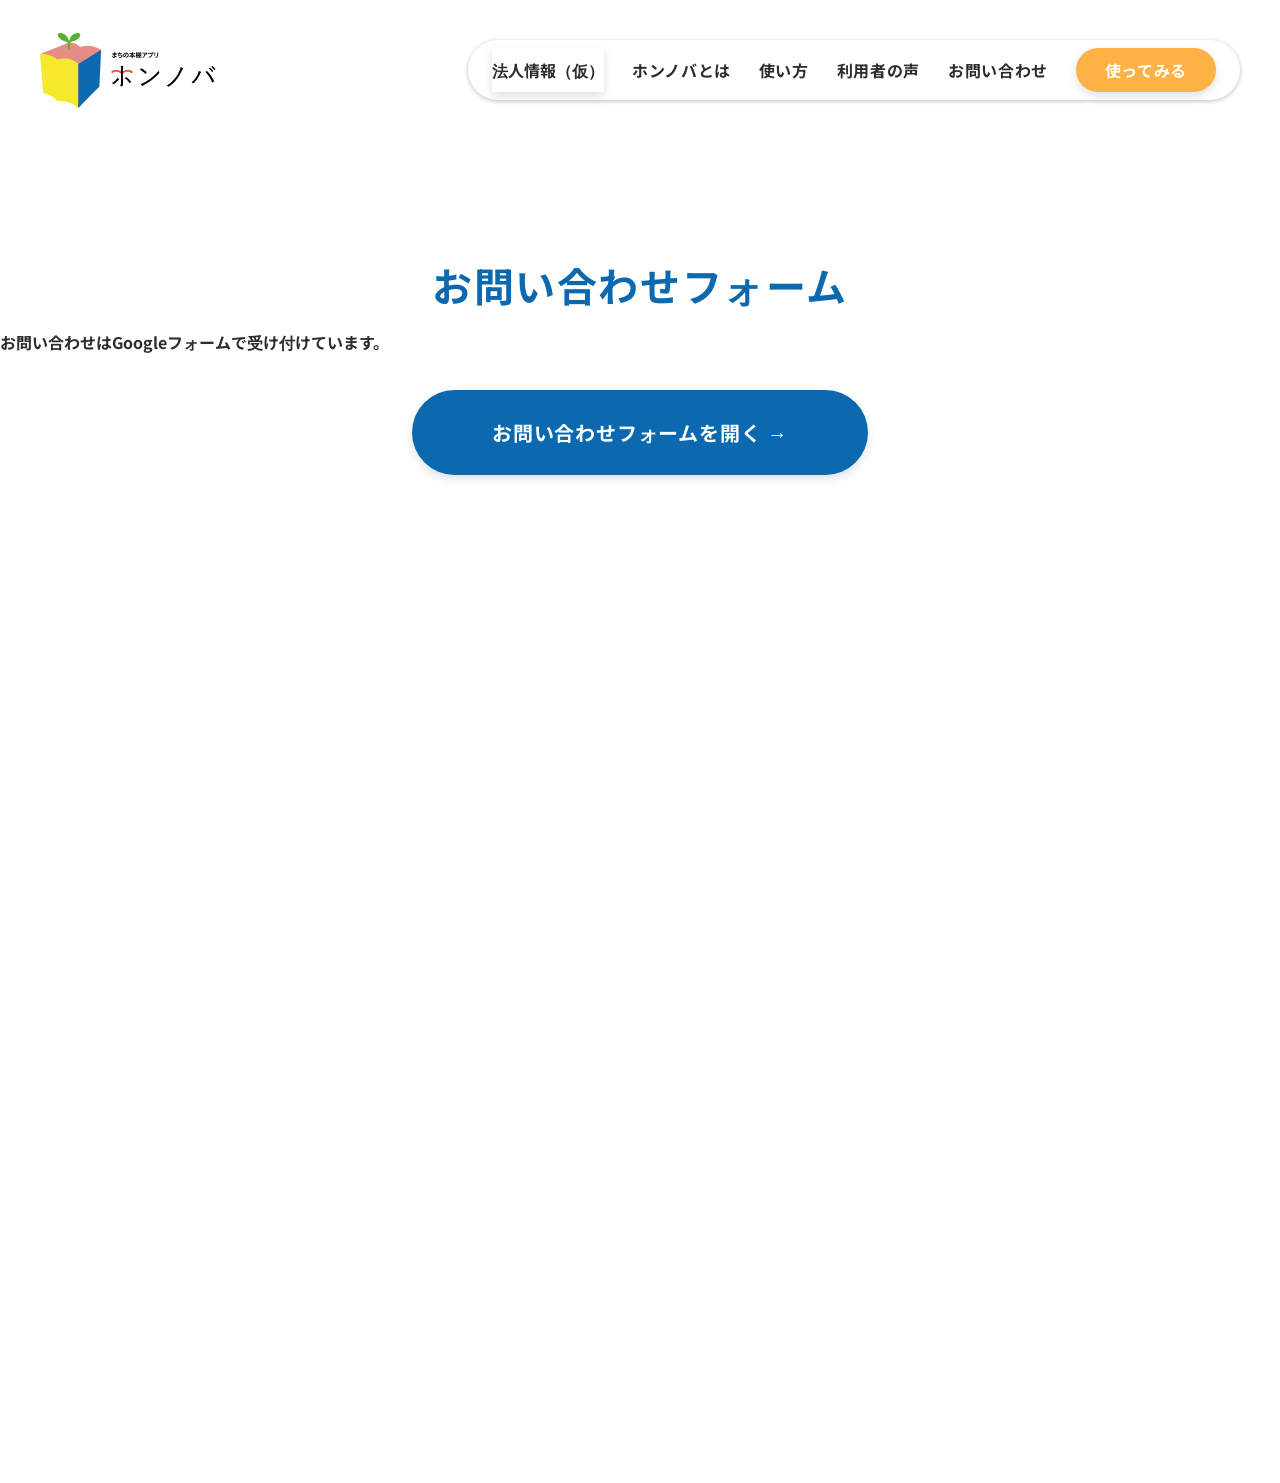
<file: contact.html>
<!doctype html><html lang="ja"><head>
<meta charset="utf-8"><meta name="viewport" content="width=device-width,initial-scale=1">
<title>お問い合わせ｜ホンノバ</title>
<meta name="description" content="神山で暮らすあなたに、もっと気軽な本との出会いを。ホンノバは、神山町のあちこちにある本と、人をつなぐサービスです。">
<link rel="icon" href="assets/honnoba-icon.svg" type="image/svg+xml"><link rel="stylesheet" href="fonts.css"><link rel="stylesheet" href="style.css">
<link rel="stylesheet" href="motion.css"><link rel="stylesheet" href="responsive.css"></head><body class="contact-page"><main class="contact-site"><header class="header"><a class="brand" href="index.html#top" aria-label="ホンノバ ホーム"><img src="assets/logo.png" alt="ホンノバ" width="176" height="76"></a><button class="menu-toggle" aria-expanded="false" aria-controls="navigation">メニュー</button><nav id="navigation" aria-label="メインナビゲーション"><button data-pending="法人情報">法人情報（仮）</button><a href="index.html#about">ホンノバとは</a><a href="index.html#how">使い方</a><a href="index.html#voices">利用者の声</a><a href="contact.html">お問い合わせ</a><a class="access-link try-button" href="https://kamiyama.honnoba.jp/">使ってみる</a></nav></header><h1>お問い合わせフォーム</h1><p>お問い合わせはGoogleフォームで受け付けています。</p><a class="contact-button" href="https://docs.google.com/forms/d/e/1FAIpQLSexrnAC8GVZuGnWyMsGzjGpq1htodGU_a9g_iN3TBZiEHw6mQ/viewform">お問い合わせフォームを開く →</a></main><dialog id="notice" aria-labelledby="notice-title"><button class="dialog-x" aria-label="閉じる">×</button><h2 id="notice-title"></h2><p id="notice-body"></p><button class="dialog-close">閉じる</button></dialog><script src="app.js"></script><script src="motion.js"></script></body></html>
</file>
<file: fonts.css>
@font-face {
  font-family: 'Noto Sans JP';
  font-style: normal;
  font-weight: 400;
  font-display: swap;
  src: url(assets/type-0.ttf) format('truetype');
}
@font-face {
  font-family: 'Noto Sans JP';
  font-style: normal;
  font-weight: 500;
  font-display: swap;
  src: url(assets/type-1.ttf) format('truetype');
}
@font-face {
  font-family: 'Noto Sans JP';
  font-style: normal;
  font-weight: 700;
  font-display: swap;
  src: url(assets/type-2.ttf) format('truetype');
}
@font-face {
  font-family: 'Zen Old Mincho';
  font-style: normal;
  font-weight: 600;
  font-display: swap;
  src: url(assets/type-3.ttf) format('truetype');
}
</file>
<file: style.css>
:root{--blue:#0c69af;--ink:#2d2d2d;--paper:#fdfffb;--green:#dfecd8;--orange:#feb145;--coral:#e68c87}*{box-sizing:border-box}html{scroll-behavior:smooth}body{margin:0;background:var(--paper);color:var(--ink);font-family:'Noto Sans JP',sans-serif;font-weight:700}p,h1,h2,h3,figure{margin:0}button,a{-webkit-tap-highlight-color:transparent}button{font:inherit;color:inherit;cursor:pointer}a{color:inherit;text-decoration:none}button{border:0;background:none}img{display:block}button:hover,a:hover{filter:brightness(.95)}button:focus-visible,a:focus-visible{outline:3px solid #e68c87;outline-offset:6px}.site{max-width:1280px;margin:auto;overflow:clip}.skip-link{position:fixed;top:-80px;left:16px;z-index:100;background:white;padding:16px}.skip-link:focus{top:16px}.hero{position:relative;height:880px;isolation:isolate}.hero-back{position:absolute;left:-656px;top:32px;width:2172px;height:724px;object-fit:cover;z-index:-2}.hero-hill{position:absolute;top:352px;left:0;z-index:-1}.header{position:absolute;inset:32px 40px auto;display:flex;justify-content:space-between;align-items:center;z-index:10}.brand img{width:176px;height:76px;object-fit:contain}nav{display:flex;align-items:center;gap:28px;padding:8px 24px;background:white;border-radius:999px;box-shadow:0 1px 4px #0004;font-size:16px;letter-spacing:.64px;white-space:nowrap}nav button{padding:0}.try-button{background:var(--orange);border-radius:999px;color:white;padding:10px 29px!important;min-height:44px}.menu-toggle{display:none}.hero-title{position:absolute;left:105px;top:341px;line-height:1.5;z-index:1;letter-spacing:2.56px}.hero-title span{display:block;font-size:32px;font-weight:400;letter-spacing:3.52px}.hero-title strong{display:block;font-size:64px}.phone{position:relative;flex:none;isolation:isolate}.phone>img:first-child{width:100%;height:100%}.phone .screen{position:absolute;top:1.88%;left:4.4%;width:91.12%;height:96.24%;object-fit:fill;border-radius:11% / 5%}.hero-phone{position:absolute;width:156px;height:321px}.phone-one{left:664px;top:207px}.phone-two{left:892px;top:197px}.land-right{position:absolute;width:1015px;height:338px;left:337px;top:446px;object-fit:cover}.land-left{position:absolute;width:1526px;height:509px;left:-224px;top:323px;object-fit:cover;transform:scaleX(-1);clip-path:inset(11px 0 0)}.hero-grass-back{position:absolute;width:456px;height:152px;left:845px;top:724px}.hero-grass-left,.hero-grass-right{position:absolute;width:750px;height:250px;object-fit:cover;top:646px;left:-101px}.hero-grass-right{left:632px;top:649px}.bookshelf-button{position:absolute;top:682px;right:43px;height:84px;display:flex;align-items:center;color:white;font-size:20px;letter-spacing:.8px;padding:0}.bookshelf-button img{position:absolute;left:0;top:0;z-index:1}.bookshelf-button span{background:var(--coral);border-radius:999px;padding:20px 28px 20px 67px;margin-left:22px;line-height:1.54}dialog{border:0;border-radius:24px;padding:56px 40px 36px;max-width:min(560px,calc(100% - 32px));color:var(--ink);box-shadow:0 16px 80px #0003}dialog::backdrop{background:#152e4266}dialog h2{font-size:24px;color:var(--blue);margin-bottom:20px}dialog p{font-size:16px;line-height:2;white-space:pre-line}.dialog-x{position:absolute;right:15px;top:8px;font-size:32px;width:44px;height:44px}.dialog-close{display:block;background:var(--blue);color:white;border-radius:99px;padding:12px 40px;margin:28px auto 0}@media(prefers-reduced-motion:reduce){html{scroll-behavior:auto}}@media(min-width:1024px) and (max-width:1279px){.site{zoom:calc(100vw / 1280px)}}
@media(max-width:1023px){.hero{height:660px}.hero-back{width:1400px;height:467px;left:-530px;top:55px}.hero-hill{top:170px;left:-390px}.header{inset:18px 20px auto;align-items:flex-start}.brand img{width:125px;height:54px}.menu-toggle{display:block;background:white;border-radius:30px;padding:10px 18px;box-shadow:0 1px 6px #0002;font-size:14px}nav{display:none;position:absolute;top:68px;left:0;right:0;flex-direction:column;gap:20px;padding:28px;border-radius:22px;white-space:normal}nav.open{display:flex}.hero-title{left:24px;top:138px;letter-spacing:1px}.hero-title span{font-size:18px;letter-spacing:.6px}.hero-title strong{font-size:44px}.hero-phone{width:100px;height:206px}.phone-one{left:calc(50% - 114px);top:275px}.phone-two{left:calc(50% + 16px);top:262px}.land-right{width:650px;height:217px;left:80px;top:385px}.land-left{width:780px;height:260px;left:-360px;top:382px}.hero-grass-back{left:30%;top:540px;width:360px;height:120px}.hero-grass-left,.hero-grass-right{width:510px;height:170px;top:503px;left:-150px}.hero-grass-right{top:507px;left:100px}.bookshelf-button{top:550px;right:22px;font-size:16px;transform:scale(.86);transform-origin:right center}}
/* The 1280px Figma composition uses section-local artwork; text and cards use normal flow. */
.town{position:relative;height:2776px;background:var(--green);isolation:isolate}.town h2{padding-top:184px;text-align:center;font-size:48px;line-height:2.25;letter-spacing:1.92px}.town-facts{position:relative;height:1120px;margin-top:136px}.books-label{position:absolute;left:192px;top:200px;font-size:40px;line-height:2.56;letter-spacing:.8px}.books-label strong{display:block;font-size:52px;line-height:1.54}.book-count{position:absolute;left:688px;top:0;width:404px;height:404px;display:grid;place-items:center}.book-count>img{position:absolute;inset:0;z-index:-1}.book-count>span{display:flex;align-items:baseline;font-size:64px;letter-spacing:4.8px}.book-count strong{font-size:200px;line-height:1.4}.place-count{position:absolute;left:712px;top:612px;line-height:1.54;font-size:40px;letter-spacing:1.6px}.place-count strong{font-size:112px;letter-spacing:4.48px}.open-book{position:absolute;top:1488px;left:0;width:1280px;height:704px}.open-book img{position:absolute}.book-cover{top:636px;left:-1px}.book-spine{left:589px;top:642px}.book-pages-left{top:588px;left:1px}.book-pages-right{top:588px;right:0;transform:scaleX(-1)}.book-paper-left{left:-1px;top:0}.book-paper-right{right:2px;top:0;transform:scaleX(-1)}.book-placeholder{position:absolute;left:791px;top:144px;background:#d9d9d9;width:408px;height:293px;transform:rotate(-1.33deg) skewX(.16deg)}.town-grass{position:absolute;width:1337px;height:446px;left:-29px;top:2487px;object-fit:cover;z-index:2;pointer-events:none}
.ruled-title{display:flex;align-items:center;gap:36px;font-size:40px;line-height:2.25;letter-spacing:1.6px;color:var(--blue);font-weight:700}.ruled-title:before{content:'';height:2px;background:var(--blue);width:143px;flex:none}.ruled-title small{display:block;font-size:20px;letter-spacing:.8px;line-height:1.55}.about{height:1696px;padding-top:96px;color:var(--blue)}.about .ruled-title{gap:0;align-items:flex-start;line-height:2.25}.about .ruled-title:before{width:152px;margin-top:46px}.about .ruled-title span{text-align:center;width:247px}.about-content{display:grid;grid-template-columns:450px 512px;gap:61px;margin:133px 0 0 185px}.about-content h3{font-size:48px;letter-spacing:1.92px;line-height:1.54}.about-copy{font-size:16px;line-height:2.56;letter-spacing:.64px;padding-top:6px}.about-copy p+p{margin-top:40.96px}.cta{width:896px;height:240px;margin:134px auto 0;background:var(--blue);color:white;border-radius:20px;position:relative;overflow:hidden;padding:28px 50px}.cta>p{font-size:32px;line-height:2.25;letter-spacing:1.28px}.cta>:is(button,.access-link){margin-top:18px;display:flex;align-items:center;gap:16px;background:white;color:var(--blue);font-weight:500;font-size:24px;line-height:1.54;border-radius:99px;padding:19px 24px 19px 39px}.cta-character{position:absolute;right:0;bottom:0}
.features{position:relative;height:2078px;isolation:isolate;padding-top:309px;color:var(--blue)}.features-wave{position:absolute;inset:0;z-index:-1}.features>h2{font-size:48px;line-height:2.25;color:white;text-align:center;letter-spacing:1.92px}.feature-grid{display:grid;grid-template-columns:453px 453px;grid-template-rows:272px 382px 325px 453px;column-gap:46px;margin:77px 0 0 162px}.feature{position:relative;width:453px;height:453px;text-align:center;isolation:isolate}.feature-circle{position:absolute;inset:0;z-index:-1}.feature-1{grid-column:1;grid-row:1}.feature-2{grid-column:2;grid-row:2}.feature-3{grid-column:1;grid-row:3;transform:translateX(-10px)}.feature-4{grid-column:2;grid-row:4;transform:translateX(-14px)}.feature-number{position:absolute;left:66px;top:-6px;width:104px;line-height:1.59;font-size:96px;letter-spacing:3.84px;text-shadow:-4px -4px white,4px -4px white,-4px 4px white,4px 4px white;z-index:2}.feature-2 .feature-number{left:66px;top:0}.feature-3 .feature-number{left:56px;top:2px}.feature-4 .feature-number{left:54px;top:8px}.feature-art{width:275px;height:247px;margin:50px auto 14px;position:relative;overflow:hidden}.feature-art img{position:absolute}.feature-1 .feature-art img{width:147.6%;height:246.71%;left:-23.92%;top:-.09%}.feature-2 .feature-art{width:285px;height:253px;margin-top:32px;margin-bottom:15px}.feature-2 .feature-art img{width:99.38%;height:74.56%;left:.59%;top:13.02%}.feature-3 .feature-art{margin-top:61px}.feature-3 .feature-art img{width:100%;height:100%;object-fit:cover}.feature-4 .feature-art{width:273px;margin-top:48px}.feature-4 .feature-art img{width:98.82%;height:72.71%;left:1.18%;top:13.78%}.feature h3{font-size:24px;line-height:1.6;letter-spacing:.96px}.feature-4 h3{line-height:2.25}
.audiences{height:650px;padding-top:178px}.audiences .ruled-title{gap:49px}.audiences .ruled-title:before{width:123px}.voices{height:929px;padding-top:208px}.voices .ruled-title{gap:48px}.voices .ruled-title:before{width:121px}.voice-track{display:flex;gap:20px;overflow-x:auto;scroll-snap-type:x mandatory;padding:62px 24px 8px;scrollbar-width:thin;scrollbar-color:#b4c8d7 transparent}.voice-card{width:287px;height:368px;flex:none;background:white;border-radius:20px;box-shadow:0 1px 4px #0004;padding:16px 24px;scroll-snap-align:center}.voice-person{font-size:12px;line-height:1.54;letter-spacing:.48px;color:var(--blue)}.voice-avatar{width:136px;height:144px;margin:37.5px auto 16px;position:relative;overflow:hidden}.voice-avatar img{position:absolute;width:121.04%;height:114.32%;left:-10.45%;top:-10.38%}.voice-copy{border-top:2px solid var(--blue);padding-top:15px}.voice-copy h3{font-size:18px;line-height:1.54;letter-spacing:.72px;color:var(--blue)}.voice-copy p{font-size:14px;font-weight:500;line-height:1.54;letter-spacing:.56px;margin-top:8px}
.how{position:relative;height:3648px;padding-top:238px;isolation:isolate}.how-background{position:absolute;inset:0;z-index:-1}.how>h2{font-size:48px;letter-spacing:1.92px;line-height:2.25;background:white;border-radius:999px;box-shadow:0 2px 15.3px #0004;width:601px;min-height:170px;display:flex;align-items:center;justify-content:center;margin:0 auto;color:var(--blue)}.steps{list-style:none;padding:0;margin:136px 0 0}.step{position:relative;display:grid;grid-template-columns:280px 458px;gap:118px;margin-left:247px;min-height:663px;align-items:start}.step-1{margin-left:289.5px;grid-template-columns:215px 458px;gap:138px;min-height:655.68px}.step-2{margin-left:292px;grid-template-columns:267px 397px;gap:102px;min-height:662px}.step-3{margin-left:274.5px;grid-template-columns:268px 411px;gap:122px;min-height:653px}.step-visual{position:relative;padding:42px 0 0 66px}.step-visual .phone{width:214px;height:443px}.step-1 .step-visual{padding:50px 0 0 11.5px}.step-1 .step-visual .phone{height:442px}.step-2 .step-visual{padding:47px 0 0 53px}.step-3 .step-visual{padding:39px 0 0 54px}.step-3 .step-visual .phone{height:442px}.step-badge{position:absolute;left:0;top:0;display:grid;width:115px;height:108px;place-items:center;color:white}.step-badge>img{position:absolute;inset:0;z-index:1}.step-badge>span{position:relative;z-index:2;text-align:center;line-height:1.05;font-size:16px;letter-spacing:.64px}.step-badge strong{display:block;font-size:24px}.step-1 .step-badge{width:106.793px;height:99px}.step-1 .step-badge>img{width:106.793px;height:99px}.step-copy{padding-top:84px;color:black}.step-2 .step-copy,.step-3 .step-copy{padding-top:115px}.step-copy h3{font-size:36px;line-height:2.25;letter-spacing:1.44px;color:var(--blue);white-space:nowrap}.step-copy p{width:375px;font-size:20px;line-height:2.25;letter-spacing:.8px}.step-arrow{position:absolute;left:calc(572px - 247px);top:530px}.step-1 .step-arrow{left:282.5px;top:502px}.step-2 .step-arrow{left:280px;top:526.32px}.step-3 .step-arrow{left:297.5px;top:528.32px}
.places{position:relative;margin-top:-209px;height:3251.5px;padding-top:387px;isolation:isolate}.places-background{position:absolute;left:-41px;top:0;z-index:-1}.places .ruled-title{gap:48px}.place-list{width:896px;margin:48px auto 0;display:flex;flex-direction:column;gap:40px}.place{display:grid;grid-template-columns:288px 364px;gap:76px;padding:78px;width:896px;min-height:464px;background:white;border:2px solid #c8c8c8;border-radius:36px;box-shadow:0 4px 8.3px #0004;align-items:end}.place:nth-child(3){margin-top:8px}.place:nth-child(4){margin-top:40px}.place-placeholder{height:304px;width:288px;background:#d9d9d9;border-radius:46px}.place-content{display:flex;flex-direction:column;align-items:flex-end;min-height:240px}.location{display:flex;gap:8px;align-items:center;font-size:16px;line-height:2.25;letter-spacing:.64px;color:#959595;align-self:flex-start}.place h3{font-size:20px;line-height:2.25;letter-spacing:.8px;color:black;width:364px}.more{display:flex;align-items:center;gap:10px;border:2px solid #959595;border-radius:999px;padding:4px 13px;color:#959595;font-size:16px;line-height:2.25;margin-top:66px}.place.reverse{grid-template-columns:364px 288px}.place.reverse .place-placeholder{grid-column:2;grid-row:1}.place.reverse .place-content{grid-column:1;grid-row:1;align-items:flex-start}.place-character{position:absolute;left:828px;top:2823px}
.follow{position:relative;height:1475.5px;padding-top:9.5px;isolation:isolate}.follow-background{position:absolute;inset:0;z-index:-1}.follow .ruled-title{gap:27px}.follow .ruled-title:before{width:164px}.follow-content{display:grid;grid-template-columns:441px 360px;gap:95px;margin:96.5px 0 0 191px;align-items:center}.social-phones{display:flex;gap:39px}.social-phones .phone{width:201px;height:413px;filter:drop-shadow(0 2px 7.25px #0004)}.social-copy{text-align:center;align-self:start;padding-top:120px}.social-copy p{font-size:20px;line-height:2.25;letter-spacing:.8px;position:relative}.social-copy p:before,.social-copy p:after,.contact-intro:before,.contact-intro:after{content:'';position:absolute;left:-18px;bottom:15px;width:44px;height:2px;background:var(--ink);transform:rotate(45deg)}.social-copy p:after{left:auto;right:-18px;transform:rotate(-45deg)}.social-copy button{display:inline-block;padding:0;margin-top:51px}.follow footer{text-align:center;margin-top:280px}.contact-intro{position:relative;display:inline-block;font-size:20px;line-height:2.25;letter-spacing:.8px}.contact-intro:before{left:-35px;width:32px;bottom:8px}.contact-intro:after{left:auto;right:-35px;transform:rotate(-45deg);width:32px;bottom:8px}.contact-button{display:flex;align-items:center;gap:20px;padding:20px 80px;background:var(--blue);color:white;border-radius:999px;box-shadow:0 4px 4px #0004;font-size:20px;line-height:2.25;margin:35px auto 0;letter-spacing:.8px}.footer-tagline{font-size:40px;line-height:2.25;letter-spacing:1.6px;color:black;margin-top:84px}.footer-grass{position:absolute;left:-37px;top:1188.5px;width:1337px;height:446px;pointer-events:none}
@media(max-width:1023px){
.site{width:100%;max-width:none}.town{height:auto;padding-bottom:180px}.town h2{padding-top:80px;font-size:28px;line-height:1.6;letter-spacing:1px}.town-facts{height:auto;margin:60px 24px 80px;display:grid;grid-template-columns:1fr;gap:36px}.books-label{position:static;font-size:23px;line-height:1.8;text-align:center}.books-label strong{font-size:27px}.book-count{position:relative;left:auto;top:auto;width:240px;height:240px;justify-self:center}.book-count>img{width:240px;height:240px}.book-count strong{font-size:120px}.book-count>span{font-size:36px;letter-spacing:1px}.place-count{position:static;font-size:23px;text-align:center;margin-top:20px}.place-count strong{font-size:64px}.open-book{position:relative;top:auto;width:1280px;zoom:calc(100vw / 1280px)}.town-grass{width:780px;height:260px;top:auto;bottom:-56px;left:calc(50% - 390px)}
.ruled-title{font-size:26px;line-height:1.65;gap:20px;letter-spacing:1px;padding-right:20px}.ruled-title:before{width:32px}.about{height:auto;padding:76px 0 100px}.about .ruled-title{gap:8px}.about .ruled-title:before{width:32px;margin-top:25px}.about .ruled-title span{width:195px}.ruled-title small{font-size:15px}.about-content{display:block;margin:60px 28px 0}.about-content h3{font-size:30px;letter-spacing:1.2px}.about-copy{margin-top:36px;font-size:16px;line-height:2.2;letter-spacing:.3px}.about-copy p+p{margin-top:28px}.about-copy br{display:none}.about-copy p:first-child br:first-child{display:block}.cta{width:calc(100% - 48px);height:235px;margin:60px auto 0;padding:24px;isolation:isolate}.cta>p{font-size:22px;line-height:1.65;max-width:255px}.cta>:is(button,.access-link){position:relative;z-index:2;font-size:16px;padding:14px 18px;margin-top:24px;gap:10px}.cta>:is(button,.access-link) img{width:22px;height:22px}.cta-character{width:160px;height:auto;z-index:-1}
.features{height:auto;padding:110px 0 120px;background:var(--blue);border-radius:46% 6% 40% 3% / 2% 1% 2% 1%}.features-wave{display:none}.features>h2{font-size:30px;line-height:1.65}.feature-grid{display:flex;flex-direction:column;gap:28px;margin:44px auto 0;align-items:center}.feature{zoom:.7;transform:none}.feature-number{font-size:90px}
.audiences{height:300px;padding-top:86px}.audiences .ruled-title{gap:20px;font-size:24px}.audiences .ruled-title:before{width:32px}.voices{height:auto;padding:45px 0 110px}.voices .ruled-title{gap:20px}.voices .ruled-title:before{width:32px}.voice-track{padding-top:40px;scroll-padding-inline:24px}.voice-card{height:385px}.voice-person{font-size:13px}.voice-avatar{margin-top:30px}.voice-copy p{font-size:15px}
.how{height:auto;padding:90px 24px 150px;background:#d9d9d9;border-radius:50% 50% 0 0 / 50px 50px 0 0}.how-background{display:none}.how>h2{font-size:28px;width:100%;min-height:104px;letter-spacing:1px}.steps{margin-top:70px}.step,.step-1,.step-2,.step-3{display:flex;flex-direction:column;gap:28px;margin-left:0;min-height:0;align-items:center;padding-bottom:140px}.step:last-child{padding-bottom:0}.step-visual,.step-1 .step-visual,.step-2 .step-visual,.step-3 .step-visual{padding:36px 0 0 48px;width:242px}.step-visual .phone,.step-1 .step-visual .phone,.step-3 .step-visual .phone{width:184px;height:380px}.step-badge{zoom:.85}.step-copy,.step-2 .step-copy,.step-3 .step-copy{padding:0;width:100%;max-width:400px}.step-copy h3{font-size:24px;line-height:1.8;letter-spacing:.5px;white-space:normal}.step-copy p{font-size:16px;line-height:2;width:auto;letter-spacing:.4px;margin-top:12px}.step-arrow,.step-1 .step-arrow,.step-2 .step-arrow,.step-3 .step-arrow{top:auto;bottom:38px;left:calc(50% - 40px);width:80px;height:65px}
.places{height:auto;margin-top:-40px;padding-top:100px;padding-bottom:210px;background:linear-gradient(#e0eaf0,var(--paper) 260px);border-radius:50px 50px 0 0}.places-background{display:none}.places .ruled-title{gap:20px;font-size:24px}.place-list{width:auto;margin:44px 24px 0;gap:28px}.place,.place.reverse{display:flex;flex-direction:column;align-items:stretch;width:100%;min-height:0;padding:28px;gap:28px;border-radius:28px}.place:nth-child(3),.place:nth-child(4){margin-top:0}.place-placeholder{width:100%;height:auto;aspect-ratio:1.3;border-radius:28px}.place-content{min-height:0;align-items:flex-start}.location{font-size:14px}.place h3{font-size:18px;line-height:1.9;width:100%;letter-spacing:.4px}.more{margin-top:24px;font-size:15px;align-self:flex-end}.place-character{top:auto;bottom:35px;left:auto;right:24px;width:180px;height:auto}
.follow{height:auto;padding:65px 0 180px;background:var(--green);border-radius:50% 50% 0 0 / 55px 55px 0 0}.follow-background{display:none}.follow .ruled-title{gap:20px}.follow .ruled-title:before{width:32px}.follow-content{display:flex;flex-direction:column;margin:48px 24px 0;gap:36px}.social-phones{gap:24px}.social-phones .phone{width:140px;height:288px}.social-copy{align-self:center;padding-top:0;width:100%;max-width:320px}.social-copy p{font-size:16px;line-height:2;letter-spacing:.4px}.social-copy p:before,.social-copy p:after{width:25px;left:-5px}.social-copy p:after{left:auto;right:-5px}.social-copy button{margin-top:24px}.social-copy button img{width:48px;height:48px}.follow footer{margin-top:100px}.contact-intro{font-size:15px;letter-spacing:0}.contact-intro:before{left:-20px;width:18px}.contact-intro:after{right:-20px;width:18px}.contact-button{font-size:18px;padding:14px 45px;margin-top:25px}.footer-tagline{font-size:23px;letter-spacing:.5px;margin:60px 24px 0}.footer-grass{top:auto;bottom:-28px;width:780px;height:260px;left:calc(50% - 390px)}
}
.voice-avatar{margin-top:21.5px}
@media(max-width:1023px){.voice-avatar{margin-top:28px}}
.hero-hill{z-index:-2}.hero-back{z-index:-1}
@media(max-width:1023px){.cta>p{font-size:20px;max-width:none}.hero-grass-right{display:none}.hero-grass-left{width:690px;height:230px;left:calc(50% - 345px);top:444px}}
a.contact-button{width:fit-content}
#place-detail{width:896px;max-width:calc(100% - 48px);max-height:90vh;padding:0;border-radius:20px;overflow-y:auto}#place-detail::backdrop{background:#202020cc}.place-dialog-head{position:sticky;top:0;z-index:4;background:white;padding:24px 31px;display:flex;align-items:center;justify-content:space-between}.place-dialog-head h2{display:flex;gap:8px;align-items:center;font-size:20px;line-height:1.54;margin:0}.place-dialog-x{width:44px;height:44px;background:var(--blue);color:white;border-radius:50%;font-size:28px}.place-dialog-body{width:619px;max-width:calc(100% - 48px);margin:20px auto 0;padding-bottom:126px}.detail-cover{height:334px;background:#d9d9d9}.place-detail-heading{font-size:20px;line-height:2.25;margin-top:37px;color:black}.detail-gallery{display:grid;grid-template-columns:232px 48px 27px 310px;grid-template-rows:293px 201px 357px;gap:24px 0;margin-top:71px}.detail-gallery>div{background:#d9d9d9;border-radius:20px}.detail-gallery>div:nth-child(1){grid-column:1/4;grid-row:1}.detail-gallery>div:nth-child(2){grid-column:4;grid-row:1;margin-left:29px}.detail-gallery>div:nth-child(3){grid-column:1;grid-row:2/4;border-radius:999px}.detail-gallery>div:nth-child(4){grid-column:2/5;grid-row:2;margin-left:27px}.detail-gallery img{grid-column:2/5;grid-row:3;justify-self:end}.detail-books{height:468px;margin-top:76px}.detail-activities{height:972px}.detail-books h3,.detail-activities h3{font-size:20px;line-height:2.25;color:black}.detail-cta{position:relative;background:var(--blue);color:white;border-radius:20px;padding:34px 38px;height:177px}.detail-cta p{font-size:20px;line-height:1.54}.detail-cta :is(button,.access-link){display:flex;align-items:center;gap:16px;background:white;color:var(--blue);border-radius:999px;font-size:15px;font-weight:500;padding:9px 17px 9px 27px;margin-top:18px}.detail-cta>div{position:absolute;right:62px;bottom:29px;width:143px;height:64px;background:#d9d9d9}.place-dialog-close{display:block;background:var(--blue);color:white;border-radius:999px;font-size:24px;padding:17px 48px;margin:121px auto 0}.contact-page{background:white}.contact-site{position:relative;max-width:1280px;min-height:1483px;margin:auto;padding:240px 0 140px}.contact-site h1{text-align:center;font-size:40px;line-height:2.25;letter-spacing:1.6px;color:var(--blue)}#contact-form{width:900px;max-width:calc(100% - 48px);margin:81px auto 0}#contact-form label{display:block;font-size:20px;line-height:2.25;letter-spacing:.8px;color:var(--blue)}#contact-form input,#contact-form textarea{display:block;width:100%;background:#ebebeb;border:2px solid transparent;border-radius:999px;font:400 20px/1.8 'Noto Sans JP',sans-serif;color:var(--ink);padding:10px 24px;margin-top:8px;outline-offset:3px}#contact-form input{height:56px;margin-bottom:32px}#contact-form textarea{height:324px;border-radius:36px;resize:vertical;padding:20px 24px}#contact-form :is(input,textarea):focus{outline:2px solid var(--blue)}.form-status{text-align:center;font-size:14px;color:#626262;font-weight:400;margin-top:24px}.send-button{display:flex;gap:14px;align-items:center;justify-content:center;font-size:24px;line-height:2.25;color:white;background:var(--blue);border-radius:999px;padding:21px 46px;margin:58px auto 0}.send-button img{transform:rotate(-30deg)}#send-status{font-size:16px;line-height:1.8;text-align:center;color:var(--blue);margin-top:24px}@media(min-width:1024px) and (max-width:1279px){.contact-site{zoom:calc(100vw / 1280px)}}
@media(max-width:1023px){#place-detail{max-width:calc(100% - 24px)}.place-dialog-head{padding:15px 18px}.place-dialog-head h2{font-size:17px}.place-dialog-body{max-width:calc(100% - 40px);padding-bottom:50px}.detail-cover{height:auto;aspect-ratio:1.85}.place-detail-heading{font-size:18px;margin-top:24px}.detail-gallery{grid-template-columns:38% 4% 8% 50%;grid-template-rows:140px 100px 180px;margin-top:32px;gap:12px 0}.detail-gallery>div:nth-child(2){margin-left:12px}.detail-gallery>div:nth-child(4){margin-left:12px}.detail-gallery img{width:100%;height:auto;max-height:180px}.detail-books{margin-top:36px;height:210px}.detail-activities{height:310px}.detail-books h3,.detail-activities h3{font-size:17px}.detail-cta{height:auto;padding:24px 20px}.detail-cta p{font-size:18px}.detail-cta :is(button,.access-link){font-size:14px;padding:10px 14px;gap:8px}.detail-cta>div{display:none}.place-dialog-close{font-size:18px;margin-top:40px;padding:14px 36px}.contact-site{padding-top:170px;min-height:100vh}.contact-site h1{font-size:27px;line-height:1.8;letter-spacing:.5px}#contact-form{margin-top:52px}#contact-form label{font-size:17px}#contact-form input,#contact-form textarea{font-size:17px}#contact-form textarea{height:270px;border-radius:24px}.send-button{font-size:20px;padding:15px 38px;margin-top:32px}}
@media(max-width:1023px){.hero-back{top:155px}.hero-grass-back{display:none}.footer-grass{bottom:-120px}}
/* Shared depth for every button and button-like link, including contact pages. */
button,.access-link,.contact-button{box-shadow:0 4px 10px #16354c24}
button:hover,.access-link:hover,.contact-button:hover{box-shadow:0 6px 16px #16354c30}
</file>
<file: motion.css>
/* Motion is an enhancement: with JavaScript off, every element stays visible. */
@media (prefers-reduced-motion: no-preference) {
  .motion-enabled .motion-pending { opacity: 0; }
  .motion-enabled .ruled-title.motion-shown::before { animation: rule-draw 1s cubic-bezier(.22,1,.36,1) both; transform-origin: left; }
  .motion-enabled :is(.bookshelf-button,.try-button,.cta>:is(button,.access-link),.contact-button,.more,.social-copy button,.send-button,.dialog-close,.place-dialog-close) { transition: translate .35s cubic-bezier(.22,1,.36,1),scale .35s cubic-bezier(.34,1.56,.64,1),box-shadow .35s,filter .25s; }
  .motion-enabled :is(.cta>:is(button,.access-link),.more,.contact-button,.send-button) img { transition: translate .35s cubic-bezier(.22,1,.36,1),rotate .35s; }
  .motion-enabled :is(.bookshelf-button,.try-button,.cta>:is(button,.access-link),.contact-button,.more,.social-copy button,.send-button):active { scale: .97; }
  .motion-enabled nav a { position: relative; }
  .motion-enabled nav a::after { content: ''; position: absolute; height: 2px; background: var(--blue); bottom: -6px; left: 0; right: 0; scale: 0 1; transform-origin: left; transition: scale .3s ease; }
  .motion-enabled nav a:focus-visible::after { scale: 1 1; }
  .motion-enabled dialog[open] { animation: dialog-appear .3s cubic-bezier(.22,1,.36,1); }
  .motion-enabled dialog[open]::backdrop { animation: veil-appear .3s ease; }
  @media (hover:hover) and (pointer:fine) {
    .motion-enabled :is(.bookshelf-button,.try-button,.cta>:is(button,.access-link),.contact-button,.more,.social-copy button,.send-button):hover { translate: 0 -4px; scale: 1.025; filter: none; }
    .motion-enabled :is(.cta>:is(button,.access-link),.more):hover img { translate: 5px 0; }
    .motion-enabled .send-button:hover img { translate: 4px -3px; }
    .motion-enabled .contact-button:hover img { rotate: -8deg; }
    .motion-enabled nav a:hover::after { scale: 1 1; }
  }
  @media (max-width:1023px) { .motion-enabled nav.open { animation: menu-appear .3s cubic-bezier(.22,1,.36,1); } }
}
@keyframes rule-draw { from { scale: 0 1; } to { scale: 1 1; } }
@keyframes dialog-appear { from { opacity: 0; scale: .97; translate: 0 12px; } to { opacity: 1; scale: 1; translate: 0 0; } }
@keyframes veil-appear { from { opacity: 0; } to { opacity: 1; } }
@keyframes copy-appear { from { opacity: 0; translate: 0 22px; } to { opacity: 1; translate: 0 0; } }
@keyframes menu-appear { from { opacity: 0; translate: 0 -8px; } to { opacity: 1; translate: 0 0; } }
@media (prefers-reduced-motion:reduce) {
  html { scroll-behavior:auto; }
  .motion-pending { opacity:1!important; }
}
@media print { .motion-pending { opacity:1!important; } }
/* Larger choreography, while the final Figma geometry is unchanged. */
.motion-toggle{position:fixed;right:16px;bottom:16px;z-index:30;border:1px solid #0c69af33;border-radius:999px;background:#fffffff2;color:var(--blue);font-size:13px;font-weight:700;padding:10px 16px;box-shadow:0 2px 12px #0002;min-height:40px;backdrop-filter:blur(8px)}
.motion-toggle:disabled{opacity:.65;cursor:default}
span.step-arrow{display:block;isolation:isolate}
.arrow-chevron{position:absolute;inset:0;width:100%;height:100%;object-fit:fill;clip-path:inset(calc(var(--chevron)*33.333%) 0 calc((2 - var(--chevron))*33.333%) 0)}
@media(prefers-reduced-motion:no-preference){
 .motion-enabled :is(.bookshelf-button,.try-button,.cta>:is(button,.access-link),.contact-button,.more,.social-copy button,.send-button):hover{scale:1.07}
 .motion-enabled .ruled-title.motion-shown::before{animation-duration:1.25s}
 .motion-enabled :is(.place-placeholder,.detail-cover,.detail-gallery>div){transition:scale .65s cubic-bezier(.16,1,.3,1)}
 .motion-enabled .place:hover .place-placeholder{scale:1.035}
 .motion-enabled .place:hover .more img{translate:6px 0}
 .motion-enabled .place-dialog-body>*{animation:copy-appear .7s cubic-bezier(.16,1,.3,1) backwards}
 .motion-enabled .place-dialog-body>:nth-child(2){animation-delay:.1s}
 .motion-enabled .place-dialog-body>:nth-child(3){animation-delay:.2s}
 .motion-enabled dialog[open]{animation-duration:.45s}
}
@media(max-width:1023px){.motion-toggle{right:10px;bottom:10px;font-size:12px;padding:9px 12px}}
@media print{.motion-toggle{display:none}}
span.step-arrow{width:128px;height:104px}
@media(max-width:1023px){span.step-arrow{width:80px;height:65px}}
</file>
<file: refresh.css>
/* September UI: consistent type, alignment and quieter surfaces. */
:root{--shadow-soft:0 8px 28px #123d5910;--border-soft:#0c69af24}
nav{box-shadow:0 2px 12px #123d590d;border:1px solid #0c69af12;gap:28px}.hero-title{left:189px;top:333px}.hero-phone{width:208px;height:428px;left:880px;top:180px;filter:drop-shadow(0 4px 5px #0002)}.hero-garden{position:absolute;left:-174px;top:569px;width:1556px;height:519px;pointer-events:none}.bookshelf-button{z-index:3}
.town{height:auto;padding-top:1px;padding-bottom:0}.town h2{padding-top:183px}.town-facts{height:1100px;margin-top:136px}.book-count{width:428px;height:428px;left:664px}.book-count>img{width:428px;height:428px}.book-count strong{font-size:140px;letter-spacing:-4px}.book-count>span{font-size:48px;letter-spacing:0}.town-map{position:absolute;left:175px;top:524px;width:496px;height:496px;object-fit:contain}.place-count{top:612px}.town-closing{font-size:48px;line-height:1.54;text-align:center;letter-spacing:.04em;padding:90px 24px 0}.town-garden{position:relative;height:330px;margin-top:30px;overflow:hidden}.town-garden img{position:absolute;width:1556px;height:519px;max-width:none;left:calc(50% - 778px);top:-64px}.about{height:auto;padding:150px 0 160px}.about-content{margin-top:120px}.about-copy{line-height:2.25;font-weight:500}.about-copy p+p{margin-top:32px}.cta{box-shadow:none;margin-top:104px}.features{height:2224px;padding-top:253px}.feature-grid{margin-top:71px}.feature h3{line-height:1.6}.voices{height:auto;padding:140px 0 160px}.voice-track{padding-top:60px;padding-bottom:20px}.voice-card{box-shadow:var(--shadow-soft);border:1px solid var(--border-soft);height:auto;min-height:390px}.voice-person{font-size:13px}.voice-copy p{font-size:16px;line-height:1.8}.how>h2{box-shadow:var(--shadow-soft)}.step,.step-1,.step-2,.step-3{margin-left:260px;grid-template-columns:280px 458px;gap:104px;min-height:662px}.step-visual,.step-1 .step-visual,.step-2 .step-visual,.step-3 .step-visual{padding:44px 0 0 54px}.step-visual .phone,.step-1 .step-visual .phone,.step-3 .step-visual .phone{width:214px;height:443px}.step-badge,.step-1 .step-badge{width:115px;height:108px;color:var(--blue)}.step-1 .step-badge>img{width:115px;height:108px}.step-copy,.step-2 .step-copy,.step-3 .step-copy{padding-top:96px;color:white}.step-copy h3{color:white;line-height:1.55;font-size:32px;margin-bottom:24px;white-space:normal}.step-copy p{line-height:2;font-weight:500}.step-arrow,.step-1 .step-arrow,.step-2 .step-arrow,.step-3 .step-arrow{left:312px;top:530px}.places{height:auto;padding-bottom:170px}.place-list{gap:40px}.place{border:1px solid var(--border-soft);box-shadow:var(--shadow-soft);padding:72px 78px;border-radius:32px}.place:nth-child(3),.place:nth-child(4){margin-top:0}.place h3{line-height:1.9}.location{color:#687680}.more{color:#536d7f;border-color:#8ea3b1;line-height:1.6;padding:12px 16px;margin-top:38px}.place-placeholder{background:transparent;overflow:hidden;border-radius:30px}.place-placeholder img{width:100%;height:100%;object-fit:contain}.places .cta{margin-top:100px}.follow{height:1475px}.contact-button{box-shadow:0 4px 14px #0c69af18}.motion-enabled :is(.bookshelf-button,.try-button,.cta>:is(button,.access-link),.contact-button,.more,.social-copy button,.send-button):hover{scale:1.025}
/* A book stays still in the viewport; only its leaf follows the scroll. */
.book-scene{position:relative;width:100%;margin-top:0}.book-pin{position:relative}.book-stage{position:relative;aspect-ratio:1280/704;width:100%}.book-canvas{position:absolute;top:0;left:0;width:1280px;height:704px;transform-origin:top left;perspective:2400px}.book-canvas>.book-cover,.book-canvas>.book-spine,.book-canvas>.book-pages-left,.book-canvas>.book-pages-right{position:absolute}.book-spread{position:absolute;inset:0}.spread-half{position:absolute;top:0;width:640px;height:660px;overflow:hidden}.spread-left{left:0}.spread-right{right:0}.paper{position:absolute;top:0;left:0}.spread-right>.paper{left:auto;right:0;transform:scaleX(-1)}.book-caption{position:absolute;left:175px;top:257px;width:395px}.book-caption p{display:flex;align-items:center;gap:5px;color:#747474;font-size:16px;line-height:1.6;letter-spacing:.02em}.book-caption h3{font-size:32px;line-height:1.54;margin-top:8px;letter-spacing:.02em}.book-photo{position:absolute;left:151px;top:144px;width:408px;height:293px;object-fit:cover;border-radius:20px;transform:rotate(-1.33deg)}.book-leaf{display:none;position:absolute;left:50%;top:0;width:640px;height:660px;transform-origin:left center;transform-style:preserve-3d;z-index:5}.leaf-front,.leaf-back{position:absolute;inset:0;backface-visibility:hidden;-webkit-backface-visibility:hidden;overflow:hidden}.leaf-back{transform:rotateY(180deg)}.book-leaf .spread-half{left:0;right:auto}.leaf-front:after,.leaf-back:after{content:'';position:absolute;inset:0;pointer-events:none;background:linear-gradient(90deg,#19281938,transparent 35%);opacity:var(--turn-shadow,0)}.book-controls{display:flex;align-items:center;justify-content:center;gap:20px;padding:18px 24px;color:var(--blue);min-height:76px}.book-controls button{width:44px;height:44px;border-radius:50%;border:1px solid #0c69af40;background:#fdfffb;font-size:22px}.book-controls button:disabled{opacity:.3;cursor:default}.book-controls p{font-size:16px;font-variant-numeric:tabular-nums}.book-total{opacity:.5}.book-hint{font-size:14px;font-weight:500;margin-left:14px}.book-interactive .book-pin{position:sticky;top:var(--book-top,80px)}.book-interactive .book-leaf{display:block}.book-interactive .book-spread{pointer-events:none}.book-interactive .book-spread .spread-half{visibility:hidden}.book-interactive .book-spread.show-left .spread-left,.book-interactive .book-spread.show-right .spread-right{visibility:visible}
/* The full set remains readable without motion or JavaScript. */
.book-scene:not(.book-interactive) .book-stage{aspect-ratio:auto;height:auto!important}.book-scene:not(.book-interactive) .book-canvas{position:relative;width:100%;height:auto;transform:none!important}.book-scene:not(.book-interactive) .book-canvas>img,.book-scene:not(.book-interactive) .paper,.book-scene:not(.book-interactive) .book-controls{display:none}.book-scene:not(.book-interactive) .book-spread{position:relative;display:grid;grid-template-columns:1fr 1fr;gap:24px;margin:24px auto;padding:40px;width:90%;background:var(--paper);border-radius:16px}.book-scene:not(.book-interactive) .spread-half{position:relative;inset:auto;width:auto;height:auto;overflow:visible}.book-scene:not(.book-interactive) .book-caption{position:relative;inset:auto;width:auto}.book-scene:not(.book-interactive) .book-photo{position:relative;inset:auto;width:100%;height:auto;aspect-ratio:1.4;transform:none}.book-scene:not(.book-interactive) .book-caption p{font-size:14px}.book-scene:not(.book-interactive) .book-caption h3{font-size:24px}
@media(max-width:1023px){
.hero-title{left:24px;top:138px}.hero-phone{width:142px;height:292px;left:auto;right:35px;top:252px}.hero-garden{width:880px;height:auto;left:calc(50% - 440px);top:458px}.town h2{padding-top:92px}.town-facts{height:auto;margin:48px 24px 56px;gap:24px}.book-count{left:auto;width:264px;height:264px}.book-count>img{width:264px;height:264px}.book-count strong{font-size:84px;letter-spacing:-3px}.book-count>span{font-size:30px}.town-map{position:static;width:240px;height:240px;margin:20px auto -25px}.place-count{margin-top:0}.town-closing{font-size:27px;padding:56px 24px 0;line-height:1.65}.town-garden{height:165px;margin-top:24px}.town-garden img{width:780px;height:260px;left:calc(50% - 390px);top:-28px}.about{padding:80px 0 100px}.about-content{margin-top:56px}.about-copy{font-size:16px;line-height:2.1}.cta{margin-top:60px}.features{height:auto;padding:100px 0 110px}.feature-grid{margin-top:48px}.voices{padding:90px 0 100px}.voice-track{padding-top:40px}.how{background:var(--blue)}.how>h2{font-size:26px;min-height:96px}.step,.step-1,.step-2,.step-3{margin-left:0;min-height:0;gap:28px}.step-visual,.step-1 .step-visual,.step-2 .step-visual,.step-3 .step-visual{padding:36px 0 0 48px}.step-visual .phone,.step-1 .step-visual .phone,.step-3 .step-visual .phone{width:184px;height:380px}.step-copy,.step-2 .step-copy,.step-3 .step-copy{padding:0}.step-copy h3{font-size:24px;margin-bottom:16px}.step-arrow,.step-1 .step-arrow,.step-2 .step-arrow,.step-3 .step-arrow{top:auto;left:calc(50% - 40px);bottom:38px}.places{padding-bottom:100px}.place,.place.reverse{padding:28px;border-radius:24px}.place-placeholder{height:auto;aspect-ratio:1.25}.place h3{font-size:18px}.place-list{gap:28px}.places .cta{margin-top:60px}.follow{height:auto}.book-hint{display:block;font-size:12px;margin:0;width:100%;text-align:center}.book-controls{gap:16px;padding:12px 16px;flex-wrap:wrap;max-width:360px;margin:auto}.book-controls button{width:40px;height:40px}.book-scene:not(.book-interactive) .book-spread{grid-template-columns:1fr;padding:24px;gap:20px}.book-scene:not(.book-interactive) .book-caption h3{font-size:22px}
}
.hero{z-index:1}.hero-garden{z-index:2}.book-readable{position:absolute;width:1px;height:1px;overflow:hidden;clip-path:inset(50%)}.arrow-chevron{filter:brightness(0) invert(1)}
@media(max-width:1023px){.book-readable{position:static;width:auto;height:auto;clip-path:none;text-align:center;font-size:17px;line-height:1.6;color:var(--ink);margin:18px 20px 0}.book-scene:not(.book-interactive) .book-readable{display:none}.hero{z-index:auto}}
/* A viewport-level link stays outside scaled/animated section ancestors. */
body>.bookshelf-button{position:fixed;top:auto;bottom:84px;right:24px;z-index:25;transform:none;filter:drop-shadow(0 5px 9px #183d4738);box-shadow:none}
body>.bookshelf-button:hover{filter:drop-shadow(0 7px 12px #183d4744);box-shadow:none;translate:none;scale:1}
.access-link{cursor:pointer}.cta>.access-link,.detail-cta>.access-link{width:fit-content}
.about-content{align-items:start}.about-content>h3{position:sticky;top:100px;align-self:start}
.town-map{isolation:isolate}.map-land,.map-pin{position:absolute;inset:0;width:100%;height:100%}.map-land{background:radial-gradient(ellipse at 45% 65%,#50b600,#42aa00 75%);mask:url('assets/a3359.png') center / contain no-repeat;-webkit-mask:url('assets/a3359.png') center / contain no-repeat}.map-pin{object-fit:contain;filter:drop-shadow(0 4px 4px #285a002a)}
button,.access-link,.contact-button{box-shadow:0 4px 10px #16354c24}
@media(max-width:1023px){body>.bookshelf-button{right:16px;bottom:74px;font-size:15px;height:64px;transform:none}body>.bookshelf-button>img{width:64px;height:64px}body>.bookshelf-button>span{padding:15px 20px 15px 48px;margin-left:16px}.town-map{position:relative}.about-content{display:grid;grid-template-columns:minmax(0,.85fr) minmax(0,1.15fr);gap:18px;margin-inline:20px}.about-content>h3{font-size:22px;line-height:1.7;letter-spacing:.02em;top:28px;overflow-wrap:anywhere}.about-copy{margin-top:0;padding-top:0;font-size:16px;line-height:2}.about-copy br{display:none}}
@media(max-width:1023px){.about-content{grid-template-columns:minmax(0,1fr) minmax(0,1.15fr)}.about-content>h3{font-size:clamp(15px,4.6vw,18px);letter-spacing:0;line-height:1.9}}
/* Full-body figures sit beside, rather than inside, the phone crop. */
.step-person{position:absolute;left:-130px;bottom:-4px;width:192px;height:287px;object-fit:contain;object-position:center bottom;z-index:2;pointer-events:none}
.step-3 .step-person{width:193px;height:289px}.step-4 .step-person{left:-162px;width:247px;height:295px}
@media(max-width:1023px){.step-person,.step-3 .step-person{left:-58px;width:130px;height:195px}.step-4 .step-person{left:-77px;width:167px;height:200px}}
/* Clip each complete original chevron between its actual gaps. */
.arrow-chevron:nth-child(1){clip-path:inset(0 0 60.576923% 0);opacity:.4}
.arrow-chevron:nth-child(2){clip-path:inset(39.423077% 0 29.807692% 0);opacity:.7}
.arrow-chevron:nth-child(3){clip-path:inset(70.192308% 0 0 0);opacity:1}
.step-1 .step-person{transform:scaleX(-1)}
/* No entrance, drift, pulse or transition on the step arrows. */
.step-arrow,.arrow-chevron{animation:none!important;transition:none!important;transform:none!important;translate:none!important;scale:none!important;rotate:none!important}
.phone video.follow-video{object-fit:contain;background:#000}

/* The reel is ambient media; no playback controls or tap overlay. */
.follow-video{pointer-events:none}
.follow-video::-webkit-media-controls{display:none!important}
.follow-video::-webkit-media-controls-enclosure{display:none!important}
</file>
<file: responsive.css>
/* Reflow the composition instead of shrinking the whole page. */
.site,.contact-site{zoom:1}
:is(.cta,.place-list){max-width:calc(100% - 48px)}
nav a,nav button{min-height:44px;display:flex;align-items:center;justify-content:center}
body>.bookshelf-button{bottom:calc(74px + env(safe-area-inset-bottom));right:max(16px,env(safe-area-inset-right))}
.motion-toggle{bottom:calc(12px + env(safe-area-inset-bottom))}
@media(min-width:1024px) and (max-width:1279px){
.header{inset:28px 24px auto}.brand img{width:145px}nav{gap:16px;font-size:14px;padding:8px 16px}.try-button{padding-inline:20px!important}
.hero-title{left:12%}.hero-phone{left:auto;right:12%}
.books-label{left:12%;font-size:32px}.books-label strong{font-size:44px}.book-count{left:auto;right:10%;width:360px;height:360px}.book-count>img{width:100%;height:100%}.town-map{left:10%;width:420px}.place-count{left:60%;font-size:32px}
.about-content{grid-template-columns:minmax(0,1fr) minmax(0,1.2fr);gap:48px;margin-inline:10%}.about-content h3{font-size:40px}
.feature-grid{margin-left:5%;grid-template-columns:453px 453px;column-gap:20px}.features-wave{width:100%;height:100%;object-fit:fill}
.step,.step-1,.step-2,.step-3{margin-left:18%;grid-template-columns:280px minmax(0,1fr);gap:48px;margin-right:5%}.step-copy p{width:auto;font-size:18px}.step-copy h3{font-size:28px}.step-arrow,.step-1 .step-arrow,.step-2 .step-arrow,.step-3 .step-arrow{left:36%}
.how-background{width:100%;height:100%;object-fit:fill}
.follow-content{grid-template-columns:441px minmax(0,1fr);gap:48px;margin-inline:8%}.social-copy p{font-size:18px}
}
@media(max-width:1023px){
.hero-title strong{font-size:clamp(40px,8vw,64px)}
.town{padding-bottom:0}.town h2{padding-inline:20px}.town-closing{font-size:clamp(24px,4vw,32px)}
.cta{height:auto;min-height:235px;padding-bottom:36px}.cta>p{position:relative;z-index:1}.cta>.access-link{max-width:100%;font-size:16px}
.feature-grid{width:100%}.feature{zoom:1;width:min(360px,calc(100vw - 32px));height:auto;aspect-ratio:1}.feature-circle{width:100%;height:100%}.feature-number,.feature-2 .feature-number,.feature-3 .feature-number,.feature-4 .feature-number{left:12%;top:0;font-size:64px;width:auto}.feature-art,.feature-2 .feature-art,.feature-3 .feature-art,.feature-4 .feature-art{width:62%;height:auto;aspect-ratio:1.12;margin:11% auto 3%}.feature h3{font-size:clamp(17px,4.7vw,21px);line-height:1.6;letter-spacing:.02em}
.how>h2{font-size:clamp(22px,4vw,30px)}
.step-visual,.step-1 .step-visual,.step-2 .step-visual,.step-3 .step-visual{width:290px;padding-left:92px}
.step-person,.step-3 .step-person{left:-4px}.step-4 .step-person{left:-16px}.step-badge{left:44px}
.step-copy br{display:none}.step-copy h3{font-size:22px}
.social-phones{width:100%;max-width:360px;gap:clamp(12px,4vw,24px);justify-content:center}.social-phones .phone{width:calc((100% - 24px)/2);height:auto;aspect-ratio:201/413}
.follow footer{padding-inline:24px}.contact-intro{max-width:100%;font-size:14px}.contact-intro:before,.contact-intro:after{display:none}.contact-button{max-width:100%;padding-inline:28px;gap:12px;font-size:17px}.footer-tagline{margin-inline:0;font-size:clamp(19px,4.5vw,28px)}
.book-controls button{width:44px;height:44px}.book-hint{font-size:14px}
.contact-site{padding-bottom:170px}
}
@media(min-width:600px) and (max-width:1023px){
.header{inset:28px 36px auto}.brand img{width:156px;height:68px}
.hero{height:750px}.hero-title{left:10%;top:260px}.hero-title span{font-size:24px}.hero-phone{width:190px;height:391px;right:10%;top:190px}.hero-garden{top:500px;width:1200px;left:calc(50% - 600px)}
.town-facts{grid-template-columns:1fr 1fr;align-items:center;max-width:800px;margin:70px auto;padding-inline:40px;gap:40px}.town-map{width:280px;height:280px;margin:0 auto}.place-count{font-size:27px}
.about-content{grid-template-columns:1fr 1.2fr;gap:40px;margin-inline:8%}.about-content>h3{font-size:28px;top:48px}
.cta{max-width:800px;padding:32px 40px}.cta>p{font-size:26px}.cta-character{width:210px}
.feature-grid{display:grid;grid-template-columns:repeat(2,minmax(0,1fr));gap:32px 16px;padding-inline:24px;max-width:840px}.feature{width:100%;grid-area:auto;transform:none}.feature h3{font-size:20px}
.how{padding-inline:40px}.how>h2{max-width:540px}.steps{max-width:840px;margin-inline:auto}.step,.step-1,.step-2,.step-3{display:grid;grid-template-columns:290px minmax(0,1fr);gap:32px;align-items:center;padding-bottom:150px}.step-copy{max-width:none}.step-copy h3{font-size:24px}
.place-list{max-width:840px;margin-inline:auto;width:calc(100% - 64px)}.place,.place.reverse{display:grid;grid-template-columns:minmax(0,1fr) minmax(0,1fr);gap:32px;padding:32px}.place.reverse .place-placeholder,.place.reverse .place-content{grid-column:auto;grid-row:auto}
.follow-content{max-width:840px;margin-inline:auto;padding-inline:32px;flex-direction:row;gap:48px}.social-phones{flex:1}.social-copy{flex:1}.follow{padding-bottom:200px}
}
@media(max-width:359px){
.header{inset:18px 16px auto}.hero-title{left:20px}.hero-phone{right:24px}.how{padding-inline:16px}.step-visual,.step-1 .step-visual,.step-2 .step-visual,.step-3 .step-visual{width:272px;padding-left:88px}.step-visual .phone,.step-1 .step-visual .phone,.step-3 .step-visual .phone{width:174px;height:359px}.step-4 .step-person{width:150px;left:-6px}.about-content{margin-inline:16px;gap:14px}.about-copy{font-size:16px}.place,.place.reverse{padding:20px}.cta{padding:22px 18px 32px}.cta>p{font-size:18px}.cta>.access-link{padding-inline:14px;font-size:15px}.follow-content{margin-inline:20px}
}
@media(min-width:600px) and (max-width:1023px){.feature-grid{grid-template-rows:auto auto}}
</file>
<file: october.css>
/* October Figma update: pinned introduction, book discovery, paired facts. */
.hero-story{position:relative;scroll-margin-top:0}.hero-pin{position:relative}.hero-copy-window{position:relative;z-index:4}.hero-title{position:relative;inset:auto}.hero-story-line{font-size:28px;line-height:1.8;letter-spacing:.03em;color:var(--blue)}
.hero-story:not(.story-interactive) .hero{height:auto;padding-top:160px;padding-bottom:380px}.hero-story:not(.story-interactive) .hero-copy-window{width:55%;margin-left:10%}.hero-story:not(.story-interactive) .hero-story-line{margin-top:54px}.hero-story:not(.story-interactive) .hero-garden{top:auto;bottom:-50px}.hero-story:not(.story-interactive) :is(.land-left,.land-right,.hero-grass-left,.hero-grass-right){display:none}
.story-interactive .hero-pin{position:sticky;top:0;height:100svh;min-height:560px;max-height:980px;overflow:clip;background:var(--paper)}
.story-interactive .hero{height:100%;overflow:clip}
.story-interactive .hero-copy-window{position:absolute;left:10%;top:22%;width:52%;height:48%;overflow:hidden;mask-image:linear-gradient(transparent,#000 18%,#000 82%,transparent)}
.story-interactive .hero-copy-track{position:absolute;width:100%;top:0;will-change:transform}.story-interactive .hero-copy-track>*{height:clamp(220px,35svh,340px);display:flex;flex-direction:column;justify-content:center;transform-origin:50% 50%;text-align:left;will-change:transform,opacity}.story-interactive .hero-title{font-size:inherit}.story-interactive .hero-title span{font-size:clamp(20px,2.5vw,32px);white-space:normal}.story-interactive .hero-title strong{font-size:clamp(44px,5vw,64px)}.story-interactive .hero-story-line{font-size:clamp(23px,2.6vw,34px)}
.story-interactive .hero-phone{left:auto;right:12%;top:20%;width:clamp(150px,16vw,208px);height:auto;aspect-ratio:208/428}.story-interactive .hero-hill{top:auto;bottom:0}.story-interactive .hero-back{top:auto;bottom:8%}.story-interactive .land-left{top:auto;bottom:12%}.story-interactive .land-right{top:auto;bottom:0}.story-interactive .hero-garden{top:auto;bottom:-110px;z-index:3}.story-interactive :is(.hero-grass-back,.hero-grass-left,.hero-grass-right){display:none}
.about-cta{padding:50px 0 90px}.about-cta .cta{margin-top:0}
.discovery{position:relative;display:grid;grid-template-columns:60% 40%;padding-bottom:200px;isolation:isolate}.shelf-panel{position:relative;background:#fff;padding:66px 56px 72px;min-width:0}.shelf-panel h2{position:absolute;top:132px;left:11%;z-index:2;color:white;background:#3bb001;border-radius:999px;padding:28px 40px;font-size:clamp(19px,1.9vw,24px);line-height:1.55;box-shadow:0 4px 10px #256f0140}.shelf-rows{display:grid;gap:26px}.shelf-row{position:relative;display:grid;grid-template-columns:repeat(3,1fr);gap:48px;padding:0 16px 16px;border-bottom:16px solid #f6f6f6;box-shadow:0 10px 14px -10px #0005}.book-slot{display:block;aspect-ratio:3/4;background:#d9d9d9}.discover-more{display:flex;flex-direction:column;gap:12px;align-items:center;color:#3bb001;margin-top:36px;font-size:20px;text-align:center}.discover-more span{display:grid;place-items:center;background:white;border-radius:50%;width:56px;height:56px;box-shadow:0 4px 9px #0003;font-size:28px}
.keyword-panel{background:var(--green);padding:116px 42px 110px;box-shadow:-9px 4px 16px #0001;min-width:0}.keyword-panel h2{color:#3bb001;font-size:24px;margin-bottom:28px;line-height:1.6}.keyword-options{display:flex;flex-wrap:wrap;gap:16px 12px}.keyword{border-radius:999px;background:white;padding:9px 16px;font-size:16px;line-height:1.55;min-height:44px}.keyword[aria-pressed=true]{background:#3bb001;color:white;outline:2px solid white}.keyword-search{background:white;color:#3bb001;border-radius:999px;padding:16px 36px;font-size:24px;margin-top:50px;min-height:56px}.keyword-status{font-size:14px;line-height:1.7;min-height:24px;margin-top:14px;color:#256f01}.discovery-garden{position:absolute;bottom:-60px;width:100%;height:300px;overflow:hidden;pointer-events:none}.discovery-garden img{position:absolute;width:1556px;height:519px;left:calc(50% - 778px);top:-80px;transform:scaleX(-1)}
.town h2{padding-top:110px}.town-facts{display:flex;flex-direction:column;gap:64px;width:900px;max-width:calc(100% - 48px);height:auto;margin:100px auto 90px}.fact-card{border:8px solid white;border-radius:12px;min-height:456px;padding:24px 48px 12px}.fact-card h3{font-size:24px;line-height:1.7;font-weight:500}.fact-card h3 strong{font-size:32px;color:var(--coral);margin-inline:8px}.fact-card-body{display:flex;align-items:center;justify-content:space-between;gap:30px}.fact-books{width:340px;height:340px;object-fit:contain}.fact-map{width:417px;height:340px;object-fit:contain}.fact-number{display:flex;align-items:baseline;gap:8px;white-space:nowrap}.fact-number strong{font-size:96px;letter-spacing:-.03em}.fact-number span{font-size:40px}.town-garden{margin-top:0}
@media(max-width:1023px){.story-interactive .hero-copy-window{left:6%;width:59%;top:18%;height:48%}.story-interactive .hero-phone{right:5%;width:23%;top:32%}.story-interactive .hero-story-line{font-size:clamp(20px,3vw,28px)}.story-interactive .hero-garden{bottom:-90px}.discovery{grid-template-columns:1fr 1fr;padding-bottom:140px}.shelf-panel{padding:40px 20px 70px}.shelf-row{gap:18px;padding-inline:8px}.shelf-panel h2{left:6%;top:95px;font-size:18px;padding:20px 22px}.keyword-panel{padding:64px 24px 100px}.keyword-panel h2{font-size:21px}.keyword-options{gap:12px 8px}.keyword{font-size:14px;padding:8px 12px}.keyword-search{font-size:20px;padding:14px 26px}.discovery-garden{height:240px}.fact-card{padding:24px;min-height:0}.fact-card h3{font-size:20px}.fact-card h3 strong{font-size:26px}.fact-card-body{gap:16px}.fact-books,.fact-map{width:45%;height:auto;aspect-ratio:1}.fact-number strong{font-size:clamp(54px,8vw,80px)}.fact-number span{font-size:30px}.town-facts{margin-block:60px;gap:32px}.about-cta{padding:40px 0 70px}}
@media(max-width:599px){.story-interactive .hero-pin{min-height:540px}.story-interactive .hero-copy-window{left:20px;top:15%;width:calc(100% - 40px);height:39%;z-index:4}.story-interactive .hero-copy-track>*{text-align:center;height:30svh;min-height:200px}.story-interactive .hero-title span{font-size:19px}.story-interactive .hero-title strong{font-size:48px}.story-interactive .hero-story-line{font-size:clamp(19px,5.5vw,26px);line-height:1.9}.story-interactive .hero-phone{top:auto;bottom:16%;right:10%;width:108px}.story-interactive .hero-back{bottom:-6%;left:-580px}.story-interactive .hero-hill{bottom:-170px}.story-interactive .land-left{bottom:-50px;left:-390px}.story-interactive .land-right{bottom:-20px}.story-interactive .hero-garden{bottom:-55px;width:880px;left:calc(50% - 440px)}.hero-story:not(.story-interactive) .hero-copy-window{width:auto;margin:0 24px}.hero-story:not(.story-interactive) .hero-phone{display:none}.hero-story:not(.story-interactive) .hero-story-line{font-size:20px}.discovery{display:flex;flex-direction:column;padding-bottom:90px}.shelf-panel{padding:34px 24px 40px}.shelf-row{gap:30px;padding-inline:20px}.shelf-panel h2{top:70px;left:8%;font-size:19px}.shelf-row:nth-child(n+3){display:none}.discover-more{font-size:17px}.keyword-panel{padding:42px 24px 110px;box-shadow:none}.keyword-panel h2{font-size:22px}.keyword-options{gap:12px}.keyword{font-size:15px}.keyword-search{margin-top:30px}.discovery-garden{bottom:-65px;height:230px}.discovery-garden img{width:880px;height:auto;left:calc(50% - 440px);top:0}.town h2{padding-top:90px}.fact-card{padding:20px 14px;border-width:5px}.fact-card h3{font-size:16px;text-align:center}.fact-card h3 strong{font-size:20px;margin-inline:4px}.fact-card-body{gap:8px}.fact-number strong{font-size:clamp(40px,12vw,64px)}.fact-number span{font-size:22px}.fact-books,.fact-map{width:42%;height:auto}.town-facts{max-width:calc(100% - 32px);margin:40px auto 60px}}
/* Keep the reading lane clear of the foreground planting. */
@media(min-width:600px){.story-interactive .hero-copy-window{top:17%;height:42%}.story-interactive .land-left{bottom:-4%}.story-interactive .land-right{bottom:-12%}.story-interactive .hero-garden{bottom:-190px}.story-interactive .hero-story-line{color:#0c5993;text-shadow:0 1px 14px #fdfffb}}
@media(min-width:1024px){.shelf-row{grid-template-columns:repeat(3,minmax(0,144px));justify-content:space-between}}
/* Refinements: tighter reading rhythm, compact discovery and centered figures. */
.hero-story .hero-story-line{color:#222;text-shadow:none;line-height:1.65}
.story-interactive .hero-copy-track>*{height:clamp(180px,26svh,250px);min-height:180px}
.hero-story:not(.story-interactive) .hero-story-line{margin-top:32px}
.shelf-panel .shelf-bubble{overflow:visible;filter:drop-shadow(0 4px 5px #256f0140);box-shadow:none}
.shelf-bubble[hidden]{display:none}
.bubble-tail{position:absolute;left:5px;top:0;width:51px;height:35px;transform:rotate(125deg);z-index:-1}
@keyframes bubble-float{0%,100%{translate:0 0}50%{translate:0 -4px}}
@media(prefers-reduced-motion:no-preference){.motion-enabled .shelf-bubble{animation:bubble-float 3.2s ease-in-out infinite}}
.discovery{padding-bottom:80px}.shelf-panel{padding:28px 56px 80px}.shelf-rows{gap:14px}.shelf-row{grid-template-columns:repeat(3,minmax(0,76px));justify-content:space-between;gap:20px;padding-bottom:8px;border-bottom-width:10px}.shelf-panel .shelf-bubble{top:95px;font-size:20px;padding:24px 32px}.discover-more{margin-top:22px;font-size:17px;gap:8px}.discover-more span{width:44px;height:44px}.keyword-panel{padding:38px 32px 90px}.keyword-panel h2{font-size:22px;margin-bottom:20px}.keyword-options{gap:10px}.keyword{font-size:14px;padding:7px 12px;min-height:38px}.keyword-search{font-size:21px;margin-top:24px;padding:12px 30px;min-height:48px}
.discovery-garden{height:180px;bottom:-1px;background:var(--green);overflow:visible;z-index:3}.discovery-garden img{top:-150px;pointer-events:none}.discovery-garden{pointer-events:none;background:linear-gradient(transparent 0 45%,var(--green) 90%)}
.fact-card{position:relative;display:flex;flex-direction:column;justify-content:center;min-height:456px;padding:70px 40px 40px}.fact-card h3{position:absolute;top:24px;left:40px;right:24px}.fact-card-body{display:grid;grid-template-columns:1fr 1fr;align-items:center;gap:10px;min-height:330px}.fact-number{justify-content:center;line-height:1;transform:translateY(-15px)}.fact-books,.fact-map{max-width:100%;justify-self:center}.fact-map{height:auto;aspect-ratio:1}.town>.cta{margin:32px auto 0}.town-garden{height:250px;margin-top:0}.town-garden img{top:-120px}.town{padding-bottom:0}.features{padding-top:170px}.places{padding-top:260px}
@media(max-width:1023px){.shelf-panel{padding-inline:24px}.shelf-panel .shelf-bubble{left:9%;font-size:17px;padding:20px 24px}.keyword-panel{padding-inline:22px}.fact-card{min-height:330px;padding:64px 24px 24px}.fact-card h3{left:24px}.fact-card-body{min-height:230px}.fact-books,.fact-map{width:100%;max-width:280px}.fact-number{transform:translateY(-10px)}.town-garden{height:180px}.town-garden img{top:-60px}.features{padding-top:100px}.places{padding-top:80px}.discovery-garden img{width:1100px;height:auto;left:calc(50% - 550px);top:-85px}}
@media(max-width:599px){.story-interactive .hero-copy-track>*{height:190px;min-height:190px}.hero-story .hero-story-line{line-height:1.65}.discovery{padding-bottom:30px}.shelf-panel{padding:24px 24px 30px}.shelf-row{grid-template-columns:repeat(3,1fr);gap:26px;padding-inline:20px}.shelf-panel .shelf-bubble{top:70px;font-size:17px;left:10%;padding:18px 22px}.keyword-panel{padding-bottom:150px}.keyword-panel h2{font-size:20px}.keyword{min-height:42px}.discovery-garden{height:100px}.discovery-garden img{width:780px;left:calc(50% - 390px);top:-105px}.fact-card{min-height:220px;padding:64px 12px 20px}.fact-card h3{top:18px;left:12px;right:12px}.fact-card-body{min-height:136px}.fact-number strong{font-size:clamp(36px,10vw,48px)}.fact-number span{font-size:22px}.fact-number{gap:3px;transform:translateY(-12px)}.town>.cta{margin-top:24px}.town-garden{height:145px}.town-garden img{top:-72px}}
/* Keep the foliage silhouette above the following section instead of clipping it. */
.discovery{z-index:1}
@media(min-width:1024px){.discovery-garden img{width:1280px;height:auto;left:calc(50% - 640px);top:-185px}.town-garden{height:300px}.town-garden img{top:-190px}}
/* Give the closing message room and anchor foliage to the section boundary. */
.town>.cta{margin-top:64px}
.town{z-index:2}
.town-garden{height:220px;margin-top:80px;overflow:visible;pointer-events:none;z-index:3}
.town-garden img{top:auto;bottom:-225px;width:1556px;height:auto;left:calc(50% - 778px)}
.features{padding-top:210px}
@media(max-width:1023px){.town>.cta{margin-top:48px}.town-garden{height:160px;margin-top:56px}.town-garden img{width:1100px;left:calc(50% - 550px);bottom:-155px}.features{padding-top:155px}}
@media(max-width:599px){.town>.cta{margin-top:36px}.town-garden{height:120px;margin-top:40px}.town-garden img{width:780px;left:calc(50% - 390px);bottom:-110px}.features{padding-top:120px}}
/* Lower the blue wave while keeping the foliage on the green boundary. */
.features{margin-top:72px}
@media(max-width:1023px){.features{margin-top:48px}}
@media(max-width:599px){.features{margin-top:36px}}

/* October 8: updated testimonials and direct green-to-blue transition. */
.town{padding-bottom:72px}.features{margin-top:0;background-color:var(--green)}
.voice-card{min-height:390px;height:auto;padding:16px 24px 24px}
.voice-person{font-size:12px;min-height:24px}.voice-avatar{margin:16px auto;width:136px;height:144px}
.voice-avatar img{width:136px;height:144px;left:0;top:0;object-fit:cover}
.voice-avatar-crop img{width:121.04%;height:114.32%;left:-10.45%;top:-10.38%}
.voice-copy p{font-size:14px;line-height:1.54}.voice-copy h3{font-size:18px;line-height:1.54}
@media(max-width:1023px){.town{padding-bottom:56px}.features{margin-top:0;background-color:var(--green);border-radius:0}.features-wave{display:block;width:100%;height:100%;object-fit:fill}}
@media(max-width:599px){.town{padding-bottom:40px}}
/* October 9: edge-to-edge backgrounds; green only behind the upper wave. */
.site{width:100%;max-width:none}
.features{background:linear-gradient(to bottom,var(--green) 0 45%,var(--paper) 45% 100%)}
.features-wave,.how-background,.follow-background{width:100%;height:100%;object-fit:fill}
@media(min-width:1280px){
.header{left:calc(50% - 600px);right:calc(50% - 600px)}
.feature-grid{width:952px;margin-left:auto;margin-right:auto}
.steps{width:1280px;max-width:100%;margin-left:auto;margin-right:auto}
.follow-content{max-width:1000px;margin-left:auto;margin-right:auto}
}
@media(min-width:1280px){.voice-track{max-width:1560px;margin-inline:auto}.hero-garden,.hero-hill{min-width:100%}.discovery-garden img{width:max(1280px,100%);left:50%;transform:translateX(-50%) scaleX(-1)}}
/* October 10: persistent navigation and clean control treatments. */
body>.header{position:fixed;inset:20px max(24px,calc((100% - 1200px)/2)) auto;z-index:100;pointer-events:none}
.header>*{pointer-events:auto}.header .nav-label{display:flex;align-items:center;min-height:44px;white-space:nowrap}
.header .brand{flex-shrink:0}.header .brand img{display:block}
.social-copy button{padding:0;background:transparent;border:0;box-shadow:none;filter:none;border-radius:50%;line-height:0}
.social-copy button img{display:block}
.feature-number{text-shadow:none;-webkit-text-stroke:0;color:var(--blue)}
.story-interactive .hero-garden{left:50%;transform:translateX(-50%);width:max(1556px,120%);min-width:0;height:auto;bottom:-190px}
.bubble-tail{left:14px;top:-18px;width:40.5195px;height:43.0707px;transform:rotate(180deg);z-index:-1}
@media(min-width:1024px){.discovery{min-height:100svh;padding-bottom:140px}.shelf-panel{padding-top:64px;padding-bottom:100px}.shelf-rows{gap:26px}.shelf-row{grid-template-columns:repeat(3,minmax(0,96px))}.keyword-panel{padding:72px 48px 160px}.keyword-panel h2{margin-bottom:32px}.keyword-options{gap:16px 12px}.keyword-search{margin-top:56px}.discover-more{margin-top:36px}}
@media(max-width:1023px){body>.header{inset:16px 20px auto}.header .brand img{width:132px;height:auto}.keyword-search{margin-top:44px}}
@media(max-width:599px){.story-interactive .hero-garden{width:980px;bottom:-75px}.keyword-panel{padding-top:48px;padding-bottom:170px}.hero-copy-window{scroll-margin-top:100px}}
/* Pages overlap at the binding; shadow follows the transparent PNG silhouette. */
.book-stage{max-width:1280px;margin-inline:auto}
.spread-half{width:648px}.spread-right{right:0}.paper{width:648px;height:660px}
.spread-right>.paper{transform:none}
.book-leaf .spread-half{width:648px}
.leaf-front:after{mask:url('assets/book-page-right.png') left top / 648px 660px no-repeat;-webkit-mask:url('assets/book-page-right.png') left top / 648px 660px no-repeat}
.leaf-back:after{mask:url('assets/book-page-left.png') left top / 648px 660px no-repeat;-webkit-mask:url('assets/book-page-left.png') left top / 648px 660px no-repeat}
.book-canvas>.book-pages-left{width:646px;left:0}.book-canvas>.book-pages-right{width:646px;right:0}
.book-canvas>.book-spine{top:632px;left:589px}
.book-canvas:before{content:"";position:absolute;left:632px;top:90px;width:16px;height:550px;background:#efeee6;z-index:0}
.book-canvas:before{left:616px;top:74px;width:48px;height:578px;background:linear-gradient(90deg,#e8e7df,#f5f4ed 48%,#e4e3db 50%,#f5f4ed 52%,#e8e7df)}
.book-stage{width:min(100%,calc((100svh - 190px)*1.81818))}
@media(max-width:599px){.book-stage{width:100%}}
.book-canvas>.book-spine{display:none}
.bubble-tail{left:28px;top:-24px;transform:none}
#discover,#town-title,#features,#voices,#how,#places,#follow{scroll-margin-top:110px}
@media(min-width:1024px){.keyword-panel{padding-top:112px}.shelf-panel{padding-top:104px}.shelf-panel .shelf-bubble{top:155px}.shelf-row{grid-template-columns:repeat(3,minmax(0,clamp(64px,9svh,96px)))}}
.story-interactive .hero-back{left:50%;transform:translateX(-50%);width:max(2172px,150%);height:auto}
.story-interactive :is(.land-left,.land-right){mask-image:linear-gradient(90deg,transparent,#000 8%,#000 88%,transparent);-webkit-mask-image:linear-gradient(90deg,transparent,#000 8%,#000 88%,transparent)}
@media(min-width:1024px){.discovery{padding-bottom:100px}.shelf-panel{padding-bottom:64px}}

/* Smooth outer numeral stroke, and full foliage silhouette at hero boundary. */
.feature-number{-webkit-text-stroke:8px white;paint-order:stroke fill;text-shadow:none;stroke-linejoin:round}
.story-interactive .hero-pin,.story-interactive .hero{overflow:visible}
.hero-story{z-index:2}
.story-interactive .hero{clip-path:inset(0 -100vw -130px)}
.story-interactive .hero-garden{bottom:-100px;width:max(1556px,120%);pointer-events:none}
.story-interactive .hero-phone{will-change:translate,opacity}
@media(max-width:599px){.feature-number{-webkit-text-stroke:6px white}.story-interactive .hero-garden{width:980px;bottom:-65px}}
.story-interactive .hero-garden{bottom:-190px}
@media(max-width:599px){.story-interactive .hero-garden{bottom:-120px}}

.story-interactive .hero{overflow:clip;clip-path:none}
.story-interactive .hero-pin>.hero-garden{position:absolute;top:auto;bottom:-190px;z-index:5}
@media(max-width:599px){.story-interactive .hero-pin>.hero-garden{bottom:-120px}}
/* October 11: editorial corrections and responsive layout refinements. */
h1,h2,h3,strong,.keyword,.access-link,.nav-label,.more{font-weight:700}
.photo-preparing{display:grid;place-content:center;text-align:center;background:#eeeee7;color:#56615e;font-size:26px;line-height:2}
.detail-preparing{padding:48px 16px;text-align:center;color:#536d7f}
.organization{padding:80px 24px;max-width:1000px;margin:auto;scroll-margin-top:120px}.organization h2{font-size:28px;color:var(--blue);margin-bottom:24px}
@media(max-width:1023px){
.menu-toggle{width:48px;height:48px;min-height:48px;padding:13px!important;border-radius:50%;display:flex;flex-direction:column;align-items:center;justify-content:center;gap:5px;font-size:0;background:white}
.menu-toggle span{display:block;width:22px;height:2px;background:var(--ink);border-radius:2px;transition:transform .2s,opacity .2s}
.menu-toggle[aria-expanded=true] span:nth-child(1){transform:translateY(7px) rotate(45deg)}
.menu-toggle[aria-expanded=true] span:nth-child(2){opacity:0}
.menu-toggle[aria-expanded=true] span:nth-child(3){transform:translateY(-7px) rotate(-45deg)}
.header nav{max-height:calc(100svh - 110px);overflow-y:auto}
.cta{min-height:0;padding:28px 24px 32px;border-radius:24px;overflow:hidden}
.cta>p{font-size:clamp(18px,3.2vw,26px);line-height:1.6;margin-bottom:24px;max-width:90%}
.cta>.access-link{padding:12px 20px;min-height:48px;font-size:15px;line-height:1.5;position:relative;z-index:2}
.cta-character{width:clamp(100px,20vw,170px);height:auto;right:0;bottom:0}
.how{border-radius:0;padding-top:110px;isolation:isolate}
.how:before{content:"";position:absolute;top:-55px;left:-10%;width:120%;height:110px;background:var(--blue);border-radius:50% 50% 0 0 / 100% 100% 0 0;z-index:-1}
.how>h2{width:fit-content;max-width:calc(100% - 24px);min-height:0;padding:20px 32px;margin-inline:auto;border-radius:999px;line-height:1.5}
.places{border-radius:0;padding-top:90px;isolation:isolate}
.places:before{content:"";position:absolute;top:-65px;left:-10%;width:120%;height:130px;border-radius:50% 50% 0 0 / 100% 100% 0 0;background:#e0eaf0;z-index:-1}
.feature h3{font-size:clamp(14px,2.5vw,20px);line-height:1.5;max-width:82%;margin:0 auto;letter-spacing:0}
.feature-art,.feature-2 .feature-art,.feature-3 .feature-art,.feature-4 .feature-art{width:56%;aspect-ratio:1.2;margin:10% auto 2%}
}
@media(max-width:599px){.feature h3{font-size:clamp(16px,4.4vw,20px)}.how{padding-inline:16px}.how>h2{font-size:23px;padding:18px 28px}.cta>p{font-size:18px}.cta-character{width:106px}.cta>.access-link{font-size:14px;padding:12px 16px}.feature h3{max-width:80%}}
.social-copy>a{display:inline-block;border:0;border-radius:50%;background:transparent;box-shadow:none;line-height:0}.social-copy>a img{display:block}
@media(max-width:599px){.places .ruled-title{font-size:21px;text-wrap:balance;line-height:1.7;padding-right:24px}}
</file>
